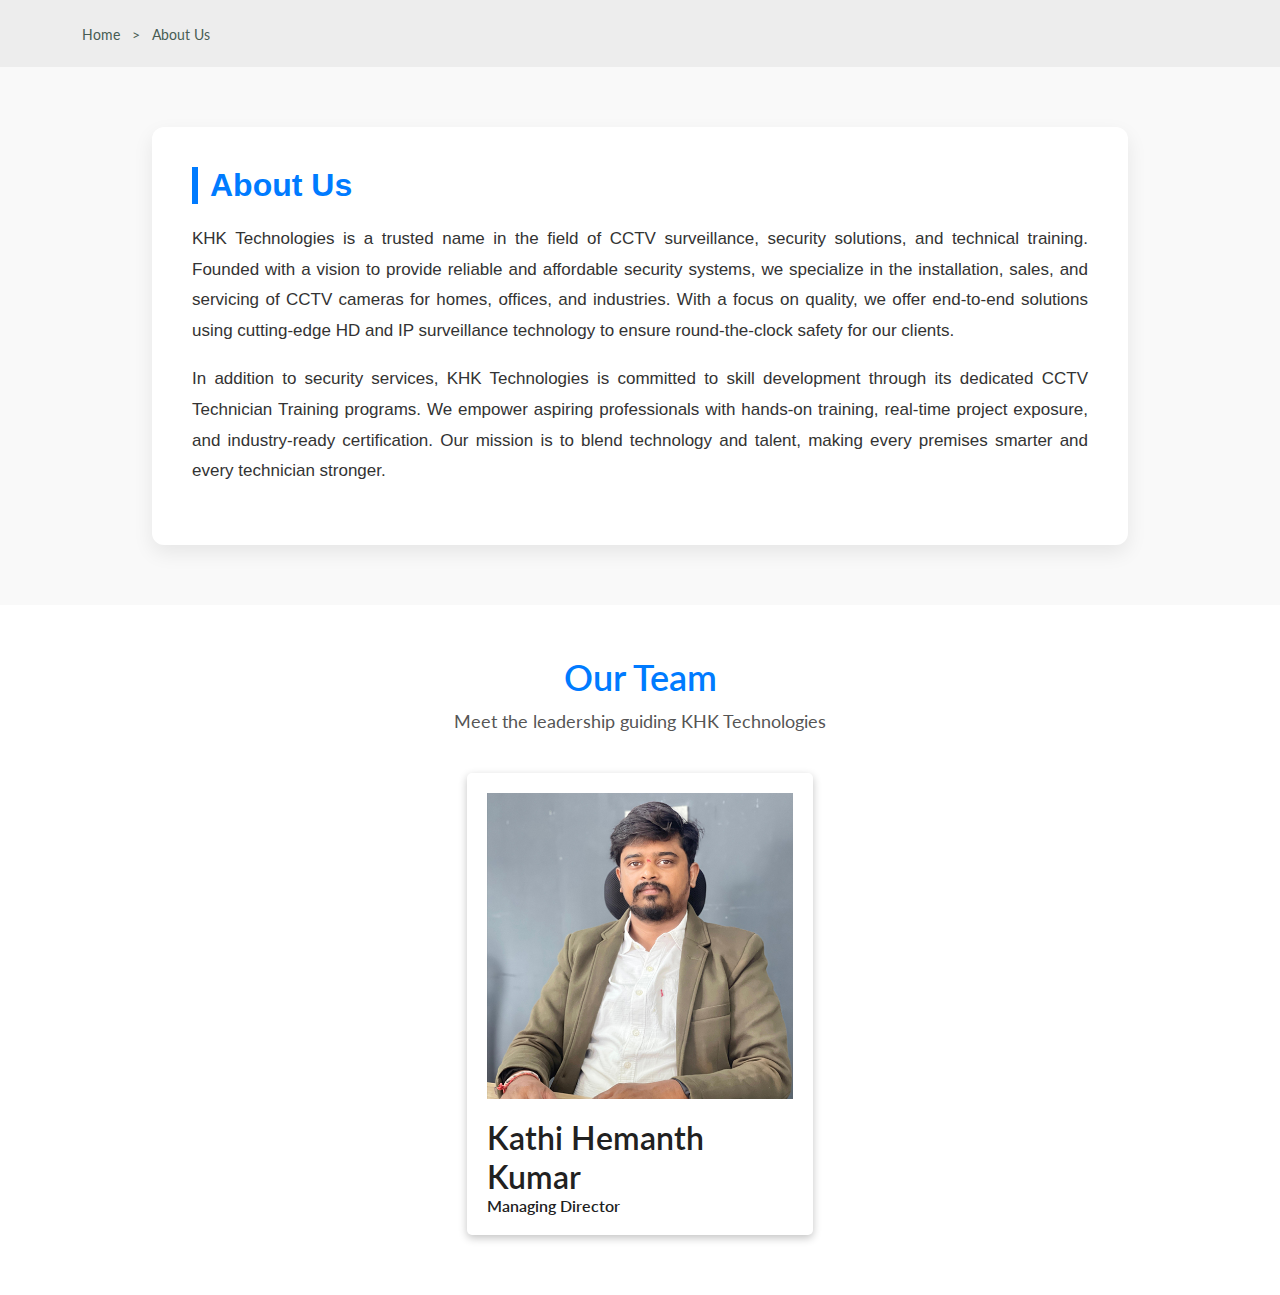
<file: aboutus.html>
<!DOCTYPE html>
<html lang="en">
  <head>
    <meta charset="UTF-8" />
    <meta name="viewport" content="width=device-width, initial-scale=1.0" />

    <!--=============== FLATICON ===============-->
    <link
      rel="stylesheet"
      href="https://cdn-uicons.flaticon.com/2.0.0/uicons-regular-straight/css/uicons-regular-straight.css"
    />

    <!--=============== SWIPER CSS ===============-->
    <link
      rel="stylesheet"
      href="https://cdn.jsdelivr.net/npm/swiper@11/swiper-bundle.min.css"
    />

    <!--=============== CSS ===============-->
    <link rel="stylesheet" href="./assets/css/styles.css" />

    <title>KHK Technologies Pvt Ltd.</title>
    <link rel="icon" href="assets/img/KHK/title.png" type="image/png">
    
  </head>
  <body>
    <!--=============== HEADER ===============-->
      <div id="header"></div>

    <!--=============== MAIN ===============-->
    <main class="main">
      <!--=============== BREADCRUMB ===============-->
      <section class="breadcrumb">
        <ul class="breadcrumb__list flex container">
          <li><a href="index.html" class="breadcrumb__link">Home</a></li>
          <li><span class="breadcrumb__link">></span></li>
          <li><span class="breadcrumb__link">About Us</span></li>
        </ul>
      </section>
  <section class="third">
    <div class="container">
      <div class="left-content">
        <h2>About Us</h2>
        <p> KHK Technologies is a trusted name in the field of CCTV surveillance, security solutions, and technical training. Founded with a vision to provide reliable and affordable security systems, we specialize in the installation, sales, and servicing of CCTV cameras for homes, offices, and industries. With a focus on quality, we offer end-to-end solutions using cutting-edge HD and IP surveillance technology to ensure round-the-clock safety for our clients.</p>
        <p>In addition to security services, KHK Technologies is committed to skill development through its dedicated CCTV Technician Training programs. We empower aspiring professionals with hands-on training, real-time project exposure, and industry-ready certification. Our mission is to blend technology and talent, making every premises smarter and every technician stronger. </p>
      </div>
    </div>    <!-- .container -->
  </section>  <!-- .third -->

  
    <section class="four">
      <div class="section-title">
        <h2>Our Team</h2>
        <p>Meet the leadership guiding KHK Technologies</p>
      </div>
      <div class="container">
        <div class="member">
          <img src="/assets/img/KHK/image.jpg" alt="photo">
          <br>
          <h3>Kathi Hemanth Kumar</h3>
          <h4>Managing Director</h4>
          <p></p>
        </div> 
      </div>     
    </section> 


    <!--=============== FOOTER ===============-->
      <div id="footer"></div>

    <!--=============== SWIPER JS ===============-->
    <script src="https://cdn.jsdelivr.net/npm/swiper@11/swiper-bundle.min.js"></script>

    <!--=============== MAIN JS ===============-->
    <script src="assets/js/main.js"></script>
  </body>
</html>
</file>
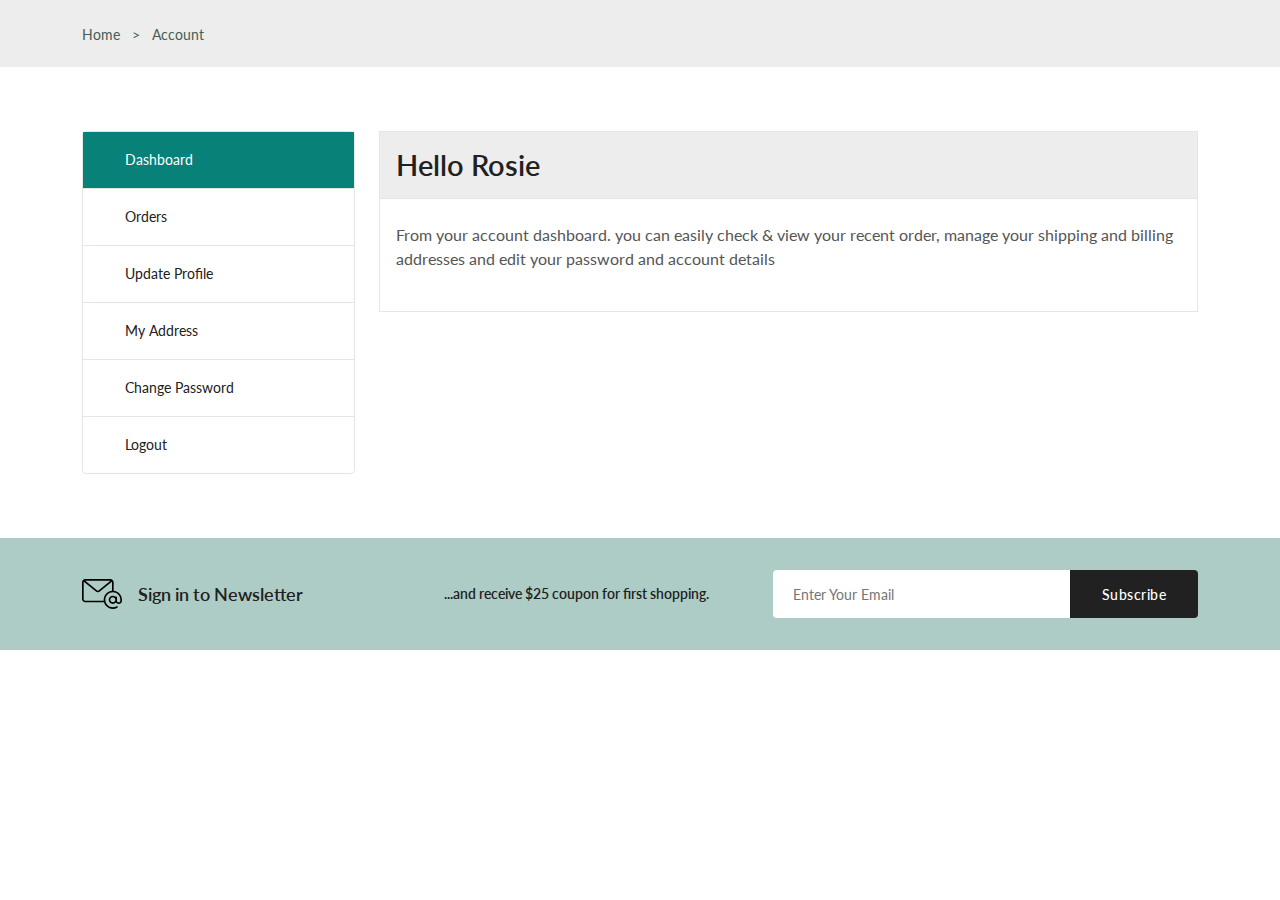
<file: accounts.html>
<!DOCTYPE html>
<html lang="en">
  <head>
    <meta charset="UTF-8" />
    <meta name="viewport" content="width=device-width, initial-scale=1.0" />

    <!--=============== FLATICON ===============-->
    <link
      rel="stylesheet"
      href="https://cdn-uicons.flaticon.com/2.0.0/uicons-regular-straight/css/uicons-regular-straight.css"
    />

    <!--=============== SWIPER CSS ===============-->
    <link
      rel="stylesheet"
      href="https://cdn.jsdelivr.net/npm/swiper@11/swiper-bundle.min.css"
    />

    <!--=============== CSS ===============-->
    <link rel="stylesheet" href="./assets/css/styles.css" />

    <title>KHK Technologies Pvt Ltd.</title>
    <link rel="icon" href="assets/img/KHK/title.png" type="image/png">
    
  </head>
  <body>
    <!--=============== HEADER ===============-->
      <div id="header"></div>

    <!--=============== MAIN ===============-->
    <main class="main">
      <!--=============== BREADCRUMB ===============-->
      <section class="breadcrumb">
        <ul class="breadcrumb__list flex container">
          <li><a href="index.html" class="breadcrumb__link">Home</a></li>
          <li><span class="breadcrumb__link">></span></li>
          <li><span class="breadcrumb__link">Account</span></li>
        </ul>
      </section>

      <!--=============== ACCOUNTS ===============-->
      <section class="accounts section--lg">
        <div class="accounts__container container grid">
          <div class="account__tabs">
            <p class="account__tab active-tab" data-target="#dashboard">
              <i class="fi fi-rs-settings-sliders"></i> Dashboard
            </p>
            <p class="account__tab" data-target="#orders">
              <i class="fi fi-rs-shopping-bag"></i> Orders
            </p>
            <p class="account__tab" data-target="#update-profile">
              <i class="fi fi-rs-user"></i> Update Profile
            </p>
            <p class="account__tab" data-target="#address">
              <i class="fi fi-rs-marker"></i> My Address
            </p>
            <p class="account__tab" data-target="#change-password">
              <i class="fi fi-rs-settings-sliders"></i> Change Password
            </p>
            <p class="account__tab"><i class="fi fi-rs-exit"></i> Logout</p>
          </div>
          <div class="tabs__content">
            <div class="tab__content active-tab" content id="dashboard">
              <h3 class="tab__header">Hello Rosie</h3>
              <div class="tab__body">
                <p class="tab__description">
                  From your account dashboard. you can easily check & view your
                  recent order, manage your shipping and billing addresses and
                  edit your password and account details
                </p>
              </div>
            </div>
            <div class="tab__content" content id="orders">
              <h3 class="tab__header">Your Orders</h3>
              <div class="tab__body">
                <table class="placed__order-table">
                  <thead>
                    <tr>
                      <th>Orders</th>
                      <th>Date</th>
                      <th>Status</th>
                      <th>Totals</th>
                      <th>Actions</th>
                    </tr>
                  </thead>
                  <tbody>
                    <tr>
                      <td>#1357</td>
                      <td>March 19, 2022</td>
                      <td>Processing</td>
                      <td>$125.00</td>
                      <td><a href="#" class="view__order">View</a></td>
                    </tr>
                    <tr>
                      <td>#2468</td>
                      <td>June 29, 2022</td>
                      <td>Completed</td>
                      <td>$364.00</td>
                      <td><a href="#" class="view__order">View</a></td>
                    </tr>
                    <tr>
                      <td>#2366</td>
                      <td>August 02, 2022</td>
                      <td>Completed</td>
                      <td>$280.00</td>
                      <td><a href="#" class="view__order">View</a></td>
                    </tr>
                  </tbody>
                </table>
              </div>
            </div>
            <div class="tab__content" content id="update-profile">
              <h3 class="tab__header">Update Profile</h3>
              <div class="tab__body">
                <form class="form grid">
                  <input
                    type="text"
                    placeholder="Username"
                    class="form__input"
                  />
                  <div class="form__btn">
                    <button class="btn btn--md">Save</button>
                  </div>
                </form>
              </div>
            </div>
            <div class="tab__content" content id="address">
              <h3 class="tab__header">Shipping Address</h3>
              <div class="tab__body">
                <address class="address">
                  3522 Interstate <br />
                  75 Business Spur, <br />
                  Sault Ste. <br />
                  Marie, Mi 49783
                </address>
                <p class="city">New York</p>
                <a href="#" class="edit">Edit</a>
              </div>
            </div>
            <div class="tab__content" content id="change-password">
              <h3 class="tab__header">Change Password</h3>
              <div class="tab__body">
                <form class="form grid">
                  <input
                    type="password"
                    placeholder="Current Password"
                    class="form__input"
                  />
                  <input
                    type="password"
                    placeholder="New Password"
                    class="form__input"
                  />
                  <input
                    type="password"
                    placeholder="Confirm Password"
                    class="form__input"
                  />
                  <div class="form__btn">
                    <button class="btn btn--md">Save</button>
                  </div>
                </form>
              </div>
            </div>
          </div>
        </div>
      </section>

      <!--=============== NEWSLETTER ===============-->
      <section class="newsletter section">
        <div class="newsletter__container container grid">
          <h3 class="newsletter__title flex">
            <img
              src="./assets/img/icon-email.svg"
              alt=""
              class="newsletter__icon"
            />
            Sign in to Newsletter
          </h3>
          <p class="newsletter__description">
            ...and receive $25 coupon for first shopping.
          </p>
          <form action="" class="newsletter__form">
            <input
              type="text"
              placeholder="Enter Your Email"
              class="newsletter__input"
            />
            <button type="submit" class="newsletter__btn">Subscribe</button>
          </form>
        </div>
      </section>
    </main>

    <!--=============== FOOTER ===============-->
      <div id="footer"></div>

    <!--=============== SWIPER JS ===============-->
    <script src="https://cdn.jsdelivr.net/npm/swiper@11/swiper-bundle.min.js"></script>

    <!--=============== MAIN JS ===============-->
    <script src="assets/js/main.js"></script>
  </body>
</html>
</file>
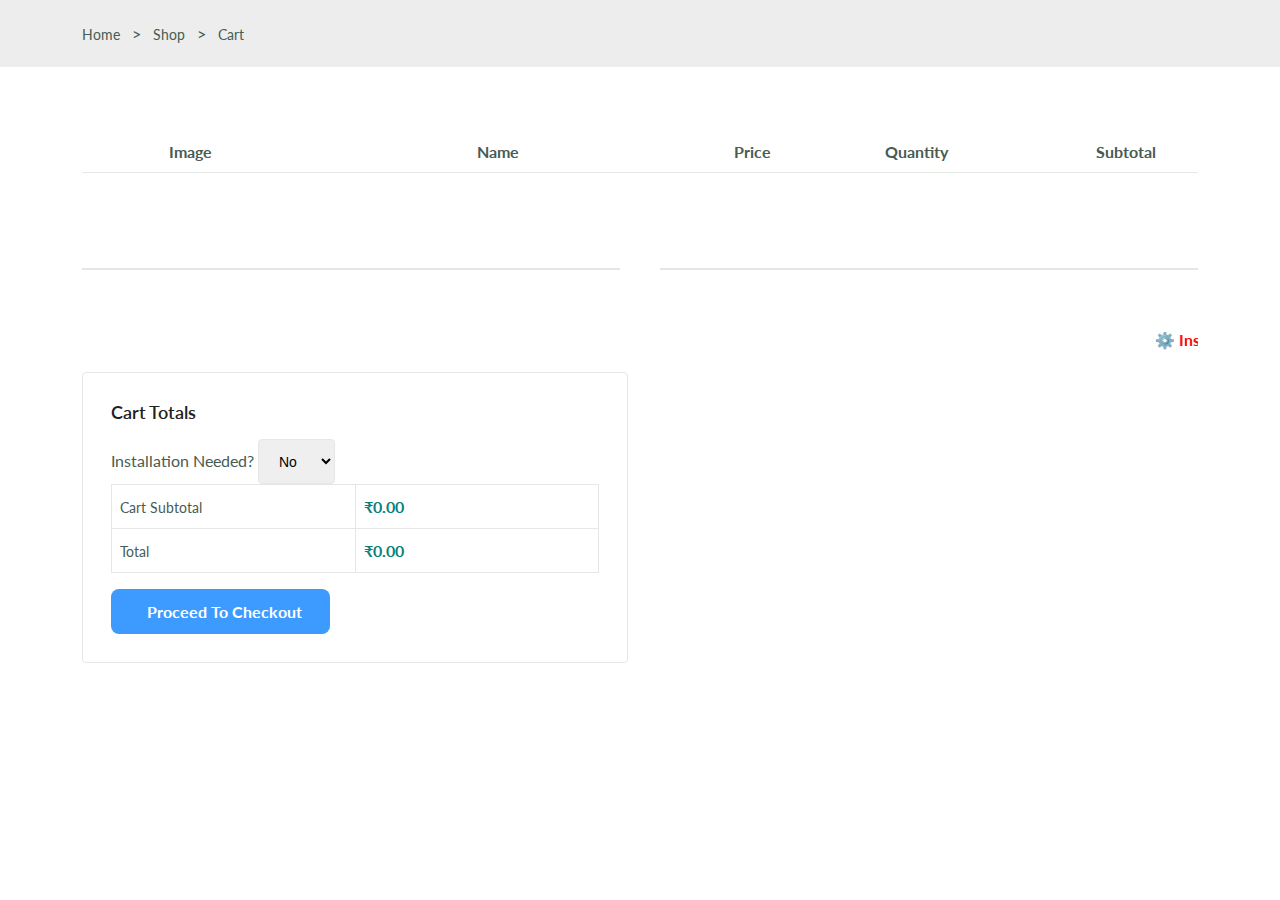
<file: cart.html>
<!DOCTYPE html>
<html lang="en">
  <head>
    <meta charset="UTF-8" />
    <meta name="viewport" content="width=device-width, initial-scale=1.0" />

    <!--=============== FLATICON ===============-->
    <link
      rel="stylesheet"
      href="https://cdn-uicons.flaticon.com/2.0.0/uicons-regular-straight/css/uicons-regular-straight.css"
    />

    <!--=============== SWIPER CSS ===============-->
    <link
      rel="stylesheet"
      href="https://cdn.jsdelivr.net/npm/swiper@11/swiper-bundle.min.css"
    />

    <!--=============== CSS ===============-->
    <link rel="stylesheet" href="./assets/css/styles.css" />

    <title>KHK Technologies Pvt Ltd.</title>
    <link rel="icon" href="assets/img/KHK/title.png" type="image/png">
    
  </head>
  <body>
    <!--=============== HEADER ===============-->
      <div id="header"></div>
    <!--=============== MAIN ===============-->
    <main class="main">
      <!--=============== BREADCRUMB ===============-->
      <section class="breadcrumb">
        <ul class="breadcrumb__list flex container">
          <li><a href="index.html" class="breadcrumb__link">Home</a></li>
          <li><span class="breadcrumb__link"></span>></li>
          <li><span class="breadcrumb__link">Shop</span></li>
          <li><span class="breadcrumb__link"></span>></li>
          <li><span class="breadcrumb__link">Cart</span></li>
        </ul>
      </section>

      <!--=============== CART ===============-->


      <section class="cart section--lg container">
        <div class="table__container">
          <table class="table">
            <thead>
              <tr>
                <th>Image</th>
                <th>Name</th>
                <th>Price</th>
                <th>Quantity</th>
                <th>Subtotal</th>
                <th>Rename</th>
              </tr>
            </thead>
            <tbody></tbody>

          </table>
        </div> 

        <!-- <div class="cart__actions">
          <a href="#" class="btn flex btn__md">
            <i class="fi-rs-shuffle"></i> Update Cart
          </a>
          <a href="#" class="btn flex btn__md">
            <i class="fi-rs-shopping-bag"></i> Continue Shopping
          </a>
        </div> -->

        <div class="divider">
          <i class="fi fi-rs-fingerprint"></i>
        </div>
<marquee behavior="scroll" direction="left" scrollamount="5" style="color: red; font-weight: bold;">
⚙️ Installation Charges Applicable: ₹400 per Camera | Choose "Yes" to include installation in your order summary. | Fast & Secure Service at Your Doorstep!
</marquee>

<br> <br>

        <div class="cart__group grid">
          <div>
          <div class="cart__total">
            <h3 class="section__title">Cart Totals</h3>

            <div class="installation-option">
              <label for="installationSelect">Installation Needed?</label>
              <select id="installationSelect" class="form__input">
                <option value="no">No</option>
                <option value="yes">Yes</option>
              </select>
            </div>

            <table class="cart__total-table">
              <tr>
                <td><span class="cart__total-title">Cart Subtotal</span></td>
                <td><span class="cart__total-price" id="subtotal">₹0.00</span></td>
              </tr>
              <tr id="installRow" style="display: none;">
                <td><span class="cart__total-title">Installation Charges</span></td>
                <td><span class="cart__total-price" id="installCharge">₹0.00</span></td>
              </tr>
              <tr>
                <td><span class="cart__total-title">Total</span></td>
                <td><span class="cart__total-price" id="total">₹0.00</span></td>
              </tr>
            </table>

            <a href="checkout.html" class="btn flex btn--md">
              <i class="fi fi-rs-box-alt"></i> Proceed To Checkout
            </a>
          </div>
        </div>
      </section>


    </main>

    <!--=============== FOOTER ===============-->
      <div id="footer"></div>

    <!--=============== SWIPER JS ===============-->
    <script src="https://cdn.jsdelivr.net/npm/swiper@11/swiper-bundle.min.js"></script>

    <!--=============== MAIN JS ===============-->
    <script src="assets/js/main.js"></script>

    
    <script>
      window.addEventListener("DOMContentLoaded", () => {
        const tbody = document.querySelector(".table tbody");
        const installationSelect = document.getElementById("installationSelect");
        const installRow = document.getElementById("installRow");
        const installCharge = document.getElementById("installCharge");
        const totalDisplay = document.getElementById("total");
        const subtotalDisplay = document.getElementById("subtotal");

        const installationPerCamera = 400;
        const cart = JSON.parse(localStorage.getItem("cart")) || [];

        function getNumberOfCameras() {
          let totalCameras = 0;
          document.querySelectorAll(".table tbody tr").forEach((row) => {
            const name = row.querySelector(".table__title").textContent.toLowerCase();
            const qty = parseInt(row.querySelector(".quantity").value) || 0;
            if (name.includes("camera")) {
              totalCameras += qty;
            }
          });
          return totalCameras;
        }

        function calculateTotals() {
          let subtotal = 0;

          document.querySelectorAll(".table tbody tr").forEach((row) => {
            const price = parseFloat(row.querySelector(".table__price").textContent.replace("₹", "")) || 0;
            const qty = parseInt(row.querySelector(".quantity").value) || 1;
            const rowTotal = price * qty;
            row.querySelector(".subtotal").textContent = `₹${rowTotal.toFixed(2)}`;
            subtotal += rowTotal;
          });

          const cameraCount = getNumberOfCameras();
          const installCost = (installationSelect.value === "yes") ? cameraCount * installationPerCamera : 0;

          if (installCost > 0) {
            installRow.style.display = "table-row";
          } else {
            installRow.style.display = "none";
          }

          installCharge.textContent = `₹${installCost.toFixed(2)}`;
          subtotalDisplay.textContent = `₹${subtotal.toFixed(2)}`;
          totalDisplay.textContent = `₹${(subtotal + installCost).toFixed(2)}`;
        }

        function renderCart() {
          tbody.innerHTML = "";
          cart.forEach((item, index) => {
            const tr = document.createElement("tr");
            tr.innerHTML = `
              <td><img src="${item.image}" class="table__img" /></td>
              <td><h3 class="table__title">${item.name}</h3></td>
              <td><span class="table__price">₹${item.price}</span></td>
              <td><input type="number" value="${item.quantity || 1}" min="1" class="quantity" data-index="${index}" /></td>
              <td><span class="subtotal">₹${item.price}</span></td>
              <td><i class="fi fi-rs-trash table__trash" data-index="${index}"></i></td>
            `;
            tbody.appendChild(tr);
          });

          addEventListeners();
          calculateTotals();
        }

        function addEventListeners() {
          document.querySelectorAll(".quantity").forEach((input) => {
            input.addEventListener("change", () => {
              if (parseInt(input.value) < 1) input.value = 1;
              const index = input.dataset.index;
              cart[index].quantity = parseInt(input.value);
              localStorage.setItem("cart", JSON.stringify(cart)); // ✅ Save the new quantity
              calculateTotals();
            });
          });

          document.querySelectorAll(".table__trash").forEach((icon) => {
            icon.addEventListener("click", () => {
              const index = icon.dataset.index;
              cart.splice(index, 1);
              localStorage.setItem("cart", JSON.stringify(cart));
              renderCart();
            });
          });

          installationSelect.addEventListener("change", calculateTotals);
        }

        renderCart();
      });
    </script>





  </body>
</html>
</file>
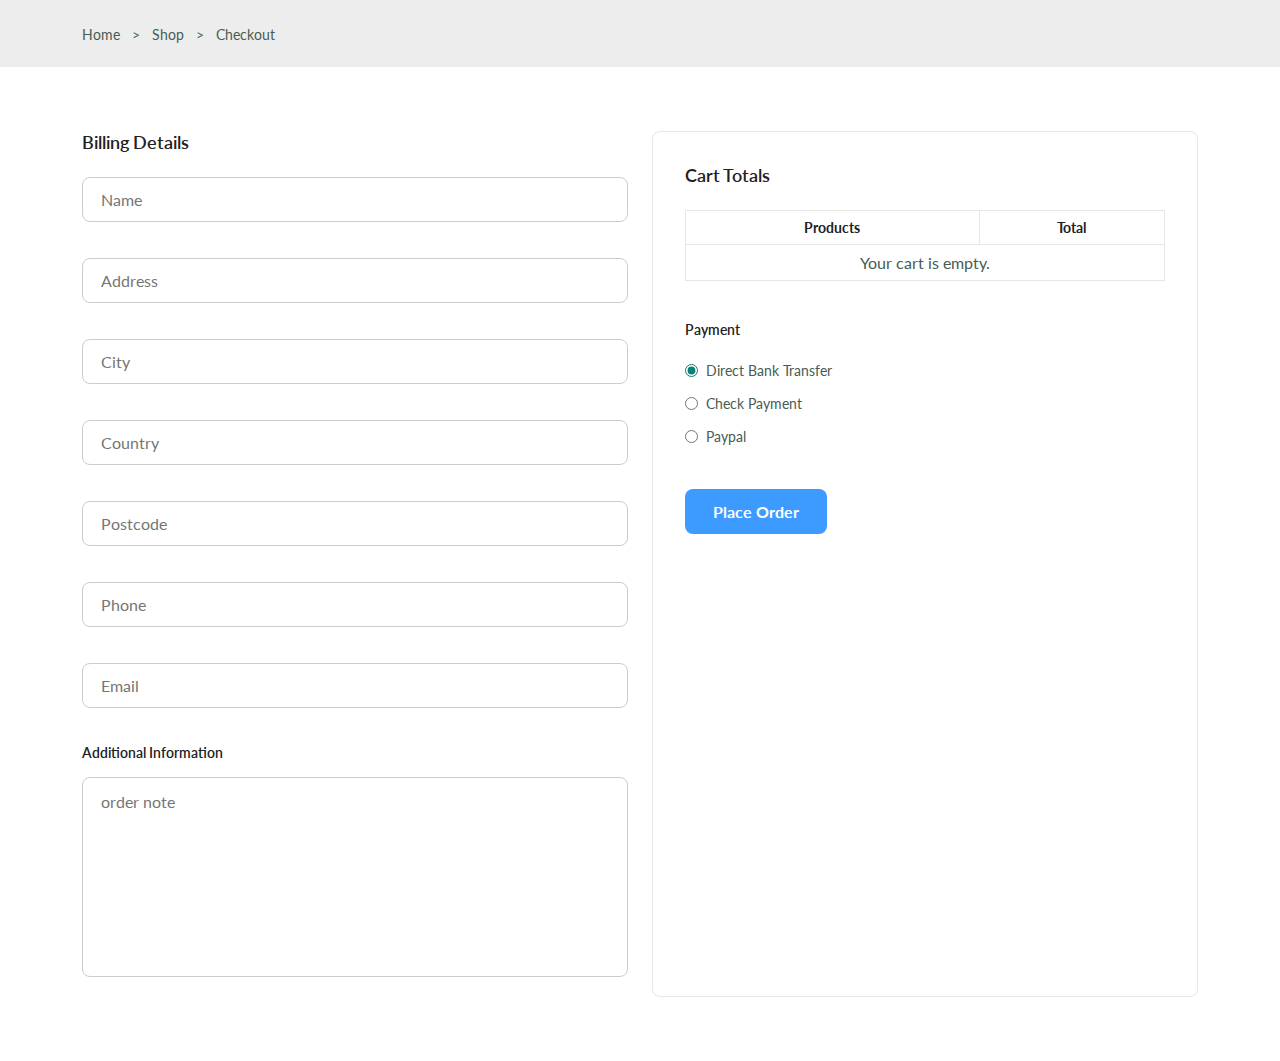
<file: checkout.html>
<!DOCTYPE html>
<html lang="en">
  <head>
    <meta charset="UTF-8" />
    <meta name="viewport" content="width=device-width, initial-scale=1.0" />
    <link rel="stylesheet" href="https://cdn-uicons.flaticon.com/2.0.0/uicons-regular-straight/css/uicons-regular-straight.css" />
    <link rel="stylesheet" href="https://cdn.jsdelivr.net/npm/swiper@11/swiper-bundle.min.css" />
    <link rel="stylesheet" href="./assets/css/styles.css" />

    <title>KHK Technologies Pvt Ltd.</title>
    <link rel="icon" href="assets/img/KHK/title.png" type="image/png">
    
  </head>
  <body>
 <div id="header"></div>

    <!-- Header code unchanged -->
    <!-- Main -->
    <main class="main">
      <section class="breadcrumb">
        <ul class="breadcrumb__list flex container">
          <li><a href="index.html" class="breadcrumb__link">Home</a></li>
          <li><span class="breadcrumb__link">></span></li>
          <li><span class="breadcrumb__link">Shop</span></li>
          <li><span class="breadcrumb__link">></span></li>
          <li><span class="breadcrumb__link">Checkout</span></li>
        </ul>
      </section>

      <section class="checkout section--lg">
        <div class="checkout__container container grid">
          <div class="checkout__group">
            <h3 class="section__title">Billing Details</h3>
            <form class="form grid">
              <input type="text" placeholder="Name" class="form__input" />
              <input type="text" placeholder="Address" class="form__input" />
              <input type="text" placeholder="City" class="form__input" />
              <input type="text" placeholder="Country" class="form__input" />
              <input type="text" placeholder="Postcode" class="form__input" />
              <input type="text" placeholder="Phone" class="form__input" />
              <input type="email" placeholder="Email" class="form__input" />
              <h3 class="checkout__title">Additional Information</h3>
              <textarea placeholder="order note" class="form__input textarea"></textarea>
            </form>
          </div>

          <div class="checkout__group">
            <h3 class="section__title">Cart Totals</h3>
            <table class="order__table">
              <thead>
                <tr>
                  <th colspan="2">Products</th>
                  <th>Total</th>
                </tr>
              </thead>
              <tbody id="checkout-cart-body">
                <!-- Cart items will be injected here -->
              </tbody>
            </table>
            <div class="payment__methods">
              <h3 class="checkout__title payment__title">Payment</h3>
              <div class="payment__option flex">
                <input type="radio" name="radio" id="l1" checked class="payment__input" />
                <label for="l1" class="payment__label">Direct Bank Transfer</label>
              </div>
              <div class="payment__option flex">
                <input type="radio" name="radio" id="l2" class="payment__input" />
                <label for="l2" class="payment__label">Check Payment</label>
              </div>
              <div class="payment__option flex">
                <input type="radio" name="radio" id="l3" class="payment__input" />
                <label for="l3" class="payment__label">Paypal</label>
              </div>
            </div>
            <button class="btn btn--md" onclick="placeOrder()">Place Order</button>
          </div>
        </div>
      </section>
    </main>
 <div id="footer"></div>
    <!-- Footer code unchanged -->

    <script src="https://cdn.jsdelivr.net/npm/swiper@11/swiper-bundle.min.js"></script>
    <script src="assets/js/main.js"></script>
    <script>
      const cart = JSON.parse(localStorage.getItem('cart')) || [];
      const tbody = document.getElementById('checkout-cart-body');
      let subtotal = 0;

      if (cart.length === 0) {
        tbody.innerHTML = `<tr><td colspan="3">Your cart is empty.</td></tr>`;
      } else {
        cart.forEach(item => {
          const total = item.price * item.quantity;
          subtotal += total;

          tbody.innerHTML += `
            <tr>
              <td><img src="${item.image}" class="order__img" alt=""></td>
              <td>
                <h3 class="table__title">${item.name}</h3>
                <p class="table__quantity">x ${item.quantity}</p>
              </td>
              <td><span class="table__price">₹${total}</span></td>
            </tr>
          `;
        });

        tbody.innerHTML += `
          <tr><td><span class="order__subtitle">Subtotal</span></td><td colspan="2"><span class="table__price">₹${subtotal}</span></td></tr>
          <tr><td><span class="order__subtitle">Shipping</span></td><td colspan="2"><span class="table__price">Free Shipping</span></td></tr>
          <tr><td><span class="order__subtitle">Total</span></td><td colspan="2"><span class="order__grand-total">₹${subtotal}</span></td></tr>
        `;
      }

      function placeOrder() {
        localStorage.removeItem('cart');
        alert("Order placed successfully!");
        window.location.href = "shop.html";
      }
    </script>
  </body>
</html>
</file>
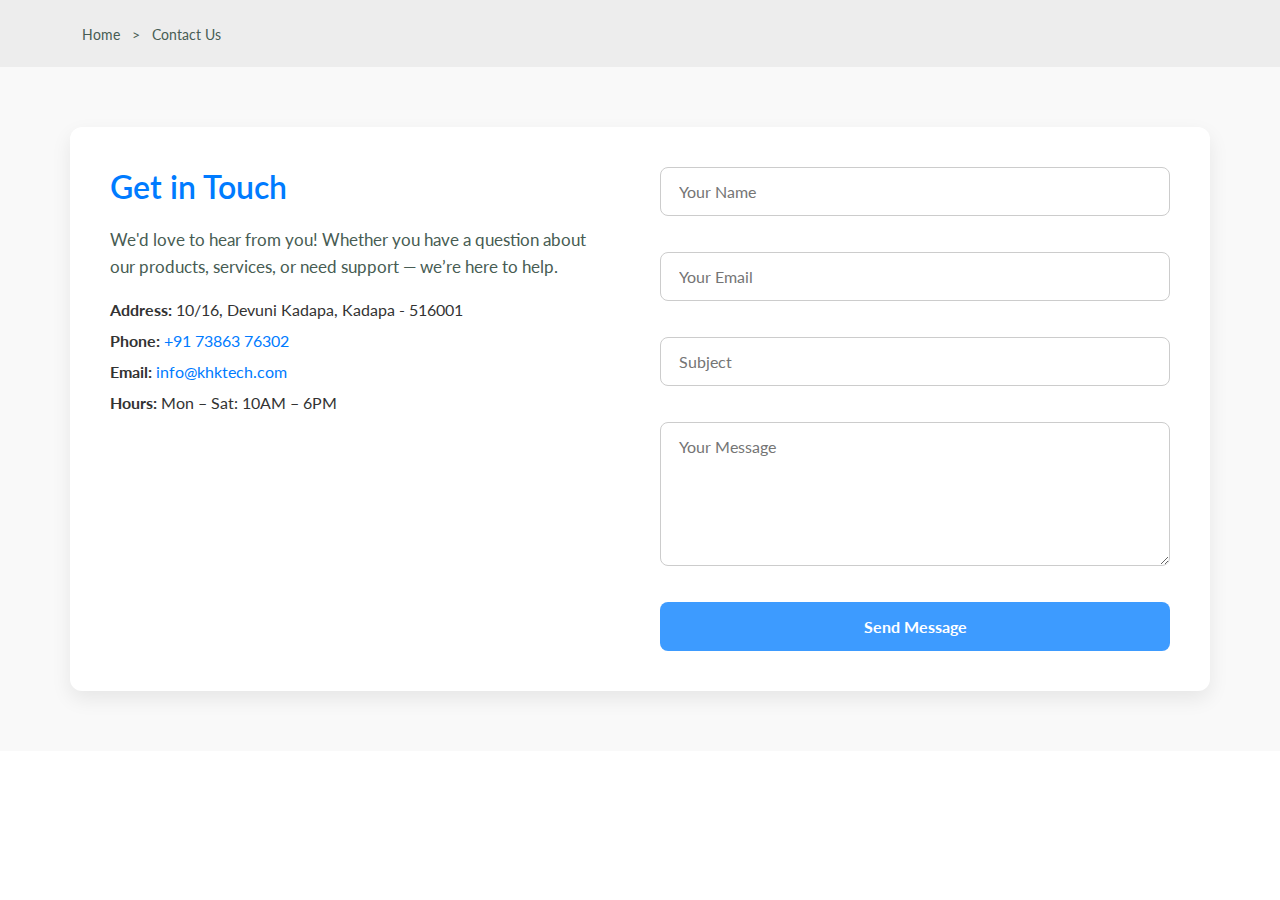
<file: contactus.html>
<!DOCTYPE html>
<html lang="en">
  <head>
    <meta charset="UTF-8" />
    <meta name="viewport" content="width=device-width, initial-scale=1.0" />

    <!--=============== FLATICON ===============-->
    <link
      rel="stylesheet"
      href="https://cdn-uicons.flaticon.com/2.0.0/uicons-regular-straight/css/uicons-regular-straight.css"
    />

    <!--=============== SWIPER CSS ===============-->
    <link
      rel="stylesheet"
      href="https://cdn.jsdelivr.net/npm/swiper@11/swiper-bundle.min.css"
    />

    <!--=============== CSS ===============-->
    <link rel="stylesheet" href="./assets/css/styles.css" />

    <title>KHK Technologies Pvt Ltd.</title>
    <link rel="icon" href="assets/img/KHK/title.png" type="image/png">
    
  </head>
  <body>
    <!--=============== HEADER ===============-->
 <div id="header"></div>

    <!--=============== MAIN ===============-->
    <main class="main">
      <!--=============== BREADCRUMB ===============-->
      <section class="breadcrumb">
        <ul class="breadcrumb__list flex container">
          <li><a href="index.html" class="breadcrumb__link">Home</a></li>
          <li><span class="breadcrumb__link">></span></li>
          <li><span class="breadcrumb__link">Contact Us</span></li>
        </ul>
      </section>


<section class="contact section">
  <div class="contact__container container grid">
    <div class="contact__info">
      <h2 class="section__title">Get in Touch</h2>
      <p class="contact__description">
        We'd love to hear from you! Whether you have a question about our products, services, or need support — we’re here to help.
      </p>
      <ul class="contact__details">
        <li><strong>Address:</strong> 10/16, Devuni Kadapa, Kadapa - 516001</li>
        <li><strong>Phone:</strong> <a href="tel:+917386376302">+91 73863 76302</a></li>
        <li><strong>Email:</strong> <a href="mailto:info@khktech.com">info@khktech.com</a></li>
        <li><strong>Hours:</strong> Mon – Sat: 10AM – 6PM</li>
      </ul>
    </div>

    <div class="contact__form">
      <!-- ✅ Formbold Integration -->
      <form action="https://formbold.com/s/3qVxR" method="POST" class="form">
        <input type="text" name="name" placeholder="Your Name" required />
        <input type="email" name="email" placeholder="Your Email" required />
        <input type="text" name="subject" placeholder="Subject" required />
        <textarea name="message" placeholder="Your Message" rows="6" required></textarea>
        <button type="submit" class="btn">Send Message</button>
      </form>
    </div>
  </div>
</section>





    <!--=============== FOOTER ===============-->
      <div id="footer"></div>

    <!--=============== SWIPER JS ===============-->
    <script src="https://cdn.jsdelivr.net/npm/swiper@11/swiper-bundle.min.js"></script>

    <!--=============== MAIN JS ===============-->
    <script src="assets/js/main.js"></script>
  </body>
</html>
</file>
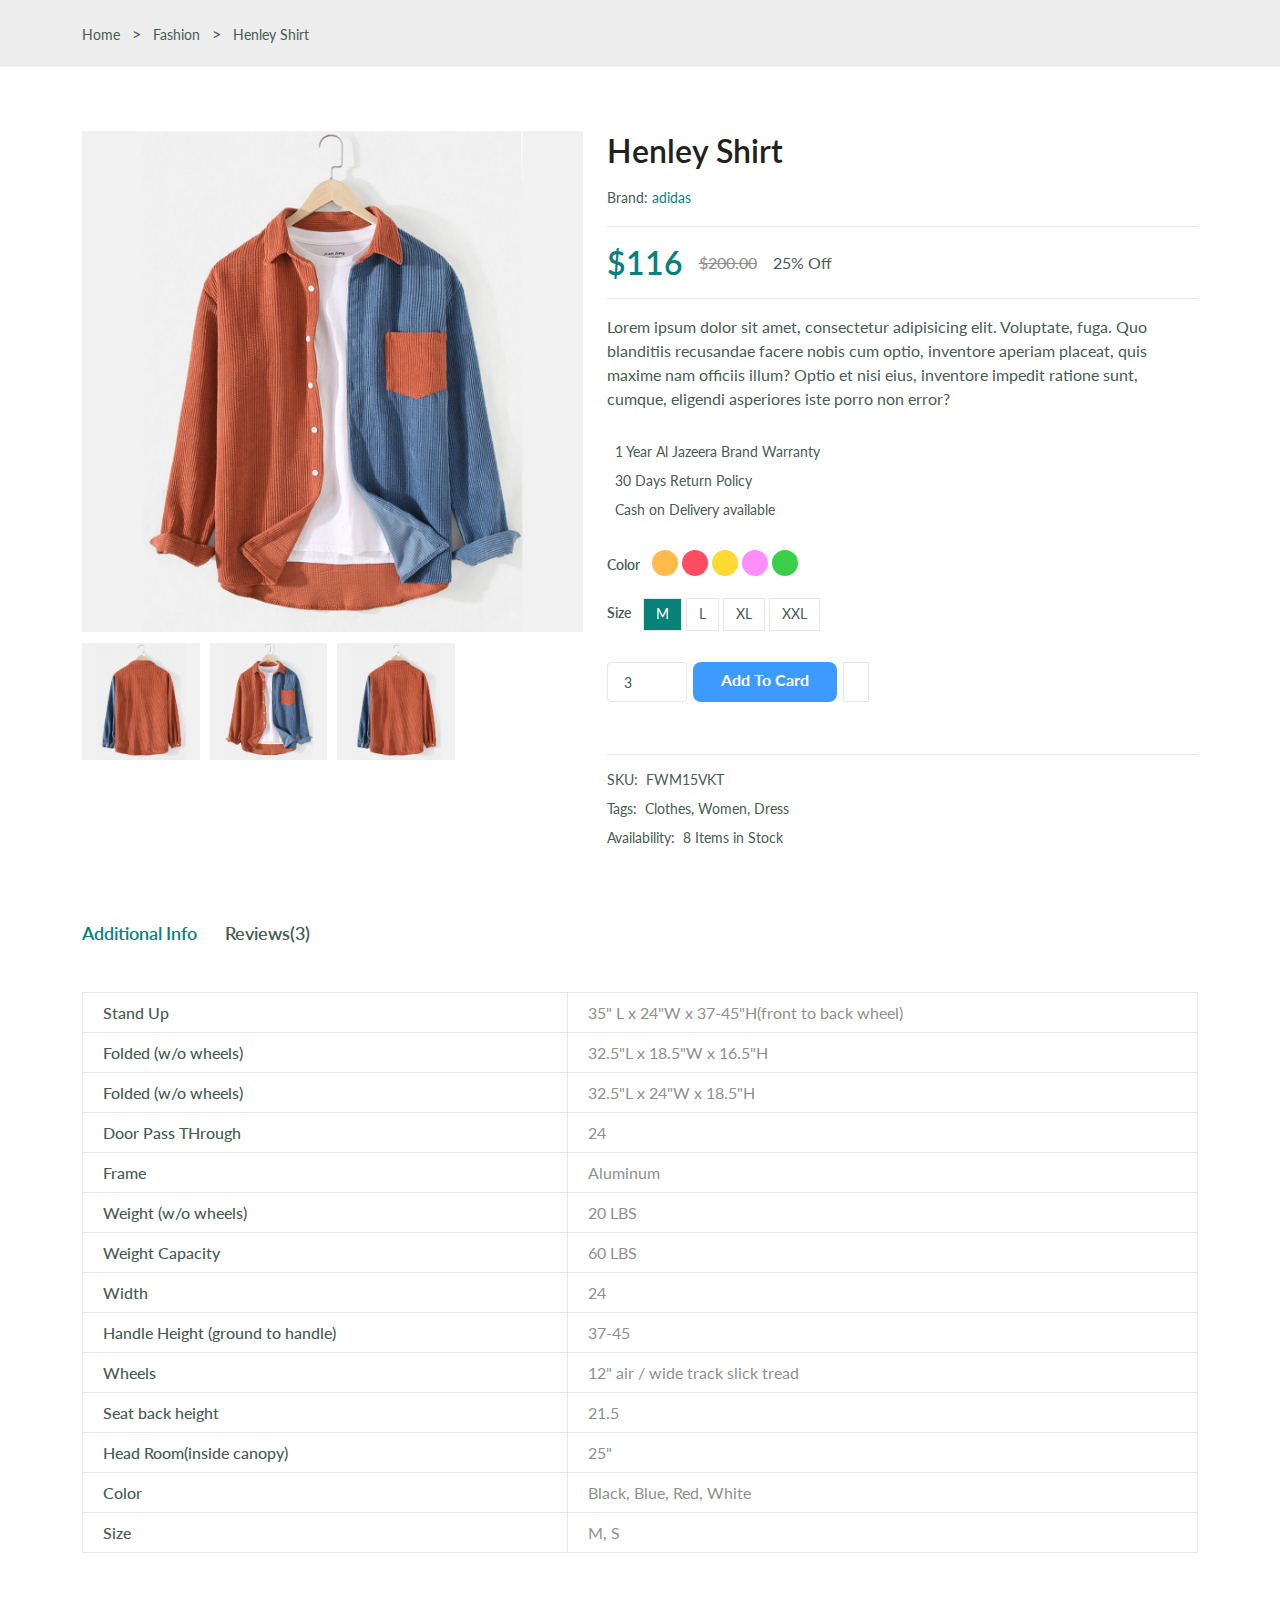
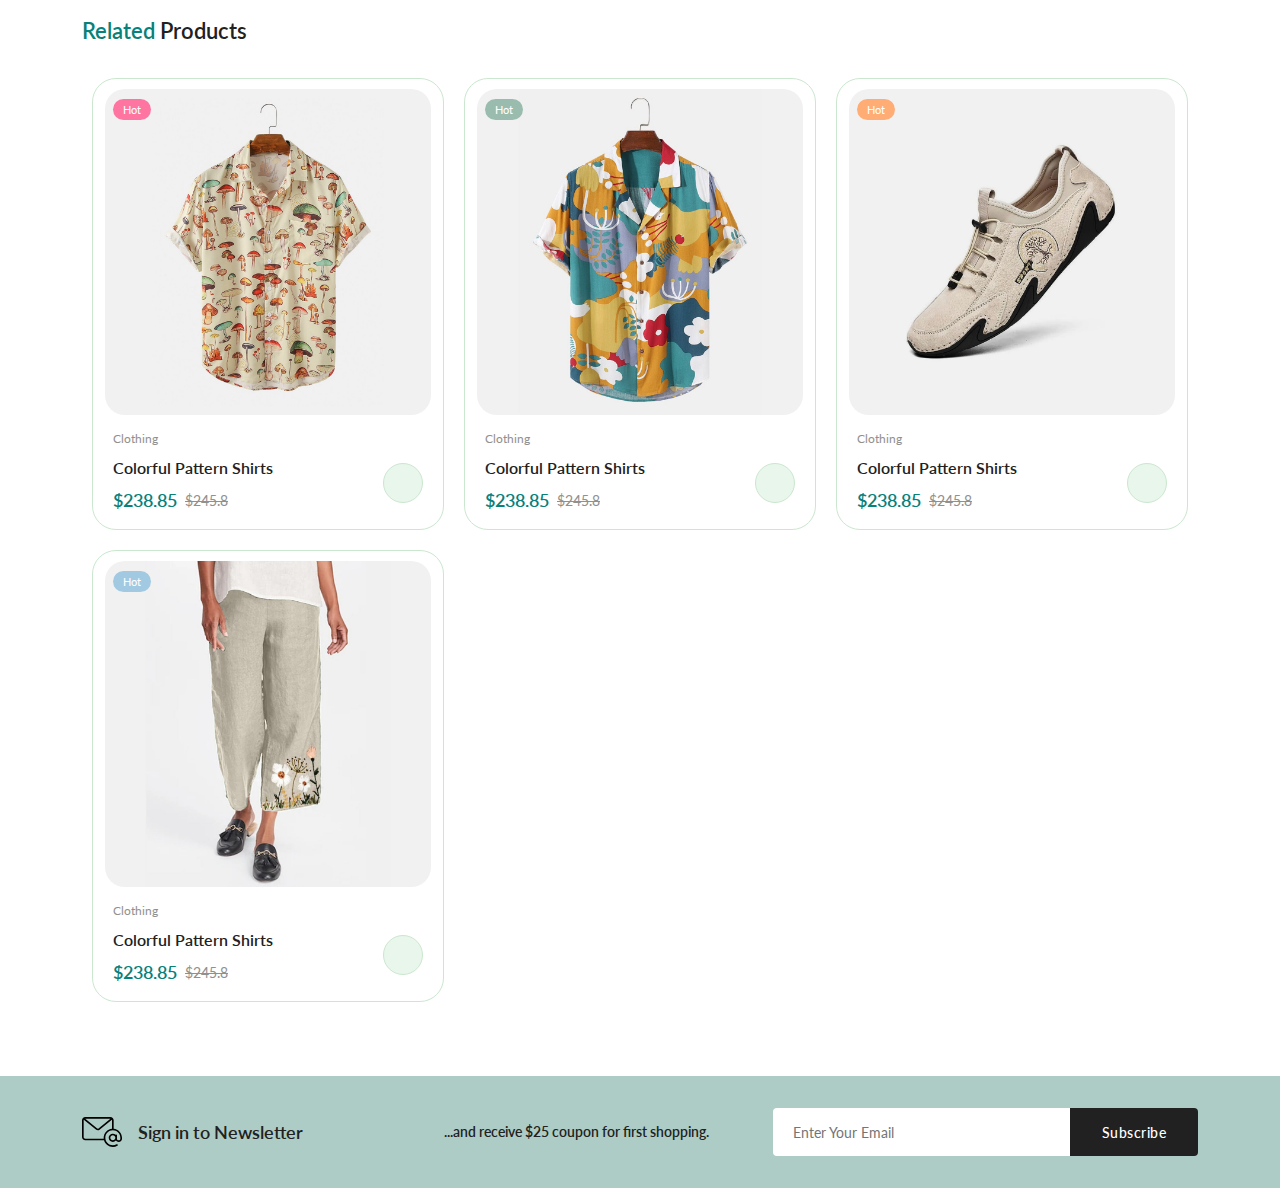
<file: details.html>
<!DOCTYPE html>
<html lang="en">
  <head>
    <meta charset="UTF-8" />
    <meta name="viewport" content="width=device-width, initial-scale=1.0" />

    <!--=============== FLATICON ===============-->
    <link
      rel="stylesheet"
      href="https://cdn-uicons.flaticon.com/2.0.0/uicons-regular-straight/css/uicons-regular-straight.css"
    />

    <!--=============== SWIPER CSS ===============-->
    <link
      rel="stylesheet"
      href="https://cdn.jsdelivr.net/npm/swiper@11/swiper-bundle.min.css"
    />

    <!--=============== CSS ===============-->
    <link rel="stylesheet" href="./assets/css/styles.css" />

    <title>KHK Technologies Pvt Ltd.</title>
    <link rel="icon" href="assets/img/KHK/title.png" type="image/png">
    
  </head>
  <body>
    <!--=============== HEADER ===============-->
      <div id="header"></div>

    <!--=============== MAIN ===============-->
    <main class="main">
      <!--=============== BREADCRUMB ===============-->
      <section class="breadcrumb">
        <ul class="breadcrumb__list flex container">
          <li><a href="index.html" class="breadcrumb__link">Home</a></li>
          <li><span class="breadcrumb__link"></span>></li>
          <li><span class="breadcrumb__link">Fashion</span></li>
          <li><span class="breadcrumb__link"></span>></li>
          <li><span class="breadcrumb__link">Henley Shirt</span></li>
        </ul>
      </section>

      <!--=============== DETAILS ===============-->
      <section class="details section--lg">
        <div class="details__container container grid">
          <div class="details__group">
            <img
              src="./assets/img/product-8-1.jpg"
              alt=""
              class="details__img"
            />
            <div class="details__small-images grid">
              <img
                src="./assets/img/product-8-2.jpg"
                alt=""
                class="details__small-img"
              />
              <img
                src="./assets/img/product-8-1.jpg"
                alt=""
                class="details__small-img"
              />
              <img
                src="./assets/img/product-8-2.jpg"
                alt=""
                class="details__small-img"
              />
            </div>
          </div>
          <div class="details__group">
            <h3 class="details__title">Henley Shirt</h3>
            <p class="details__brand">Brand: <span>adidas</span></p>
            <div class="details__price flex">
              <span class="new__price">$116</span>
              <span class="old__price">$200.00</span>
              <span class="save__price">25% Off</span>
            </div>
            <p class="short__description">
              Lorem ipsum dolor sit amet, consectetur adipisicing elit.
              Voluptate, fuga. Quo blanditiis recusandae facere nobis cum optio,
              inventore aperiam placeat, quis maxime nam officiis illum? Optio
              et nisi eius, inventore impedit ratione sunt, cumque, eligendi
              asperiores iste porro non error?
            </p>
            <ul class="products__list">
              <li class="list__item flex">
                <i class="fi-rs-crown"></i> 1 Year Al Jazeera Brand Warranty
              </li>
              <li class="list__item flex">
                <i class="fi-rs-refresh"></i> 30 Days Return Policy
              </li>
              <li class="list__item flex">
                <i class="fi-rs-credit-card"></i> Cash on Delivery available
              </li>
            </ul>
            <div class="details__color flex">
              <span class="details__color-title">Color</span>
              <ul class="color__list">
                <li>
                  <a
                    href="#"
                    class="color__link"
                    style="background-color: hsl(37, 100%, 65%)"
                  ></a>
                </li>
                <li>
                  <a
                    href="#"
                    class="color__link"
                    style="background-color: hsl(353, 100%, 65%)"
                  ></a>
                </li>
                <li>
                  <a
                    href="#"
                    class="color__link"
                    style="background-color: hsl(49, 100%, 60%)"
                  ></a>
                </li>
                <li>
                  <a
                    href="#"
                    class="color__link"
                    style="background-color: hsl(304, 100%, 78%)"
                  ></a>
                </li>
                <li>
                  <a
                    href="#"
                    class="color__link"
                    style="background-color: hsl(126, 61%, 52%)"
                  ></a>
                </li>
              </ul>
            </div>
            <div class="details__size flex">
              <span class="details__size-title">Size</span>
              <ul class="size__list">
                <li>
                  <a href="#" class="size__link size-active">M</a>
                </li>
                <li>
                  <a href="#" class="size__link">L</a>
                </li>
                <li>
                  <a href="#" class="size__link">XL</a>
                </li>
                <li>
                  <a href="#" class="size__link">XXL</a>
                </li>
              </ul>
            </div>
            <div class="details__action">
              <input type="number" class="quantity" value="3" />
              <a href="#" class="btn btn--sm">Add To Card</a>
              <a href="#" class="details__action-btn">
                <i class="fi fi-rs-heart"></i>
              </a>
            </div>
            <ul class="details__meta">
              <li class="meta__list flex"><span>SKU:</span>FWM15VKT</li>
              <li class="meta__list flex">
                <span>Tags:</span>Clothes, Women, Dress
              </li>
              <li class="meta__list flex">
                <span>Availability:</span>8 Items in Stock
              </li>
            </ul>
          </div>
        </div>
      </section>

      <!--=============== DETAILS TAB ===============-->
      <section class="details__tab container">
        <div class="detail__tabs">
          <span class="detail__tab active-tab" data-target="#info">
            Additional Info
          </span>
          <span class="detail__tab" data-target="#reviews">Reviews(3)</span>
        </div>
        <div class="details__tabs-content">
          <div class="details__tab-content active-tab" content id="info">
            <table class="info__table">
              <tr>
                <th>Stand Up</th>
                <td>35" L x 24"W x 37-45"H(front to back wheel)</td>
              </tr>
              <tr>
                <th>Folded (w/o wheels)</th>
                <td>32.5"L x 18.5"W x 16.5"H</td>
              </tr>
              <tr>
                <th>Folded (w/o wheels)</th>
                <td>32.5"L x 24"W x 18.5"H</td>
              </tr>
              <tr>
                <th>Door Pass THrough</th>
                <td>24</td>
              </tr>
              <tr>
                <th>Frame</th>
                <td>Aluminum</td>
              </tr>
              <tr>
                <th>Weight (w/o wheels)</th>
                <td>20 LBS</td>
              </tr>
              <tr>
                <th>Weight Capacity</th>
                <td>60 LBS</td>
              </tr>
              <tr>
                <th>Width</th>
                <td>24</td>
              </tr>
              <tr>
                <th>Handle Height (ground to handle)</th>
                <td>37-45</td>
              </tr>
              <tr>
                <th>Wheels</th>
                <td>12" air / wide track slick tread</td>
              </tr>
              <tr>
                <th>Seat back height</th>
                <td>21.5</td>
              </tr>
              <tr>
                <th>Head Room(inside canopy)</th>
                <td>25"</td>
              </tr>
              <tr>
                <th>Color</th>
                <td>Black, Blue, Red, White</td>
              </tr>
              <tr>
                <th>Size</th>
                <td>M, S</td>
              </tr>
            </table>
          </div>
          <div class="details__tab-content" content id="reviews">
            <div class="reviews__container grid">
              <div class="review__single">
                <div>
                  <img
                    src="./assets/img/avatar-1.jpg"
                    alt=""
                    class="review__img"
                  />
                  <h4 class="review__title">Jacky Chan</h4>
                </div>
                <div class="review__data">
                  <div class="review__rating">
                    <i class="fi fi-rs-star"></i>
                    <i class="fi fi-rs-star"></i>
                    <i class="fi fi-rs-star"></i>
                    <i class="fi fi-rs-star"></i>
                    <i class="fi fi-rs-star"></i>
                  </div>
                  <p class="review__description">
                    Thank you, very fast shipping from Poland only 3days.
                  </p>
                  <span class="review__date">December 4, 2022 at 3:12 pm</span>
                </div>
              </div>
              <div class="review__single">
                <div>
                  <img
                    src="./assets/img/avatar-2.jpg"
                    alt=""
                    class="review__img"
                  />
                  <h4 class="review__title">Meriem Js</h4>
                </div>
                <div class="review__data">
                  <div class="review__rating">
                    <i class="fi fi-rs-star"></i>
                    <i class="fi fi-rs-star"></i>
                    <i class="fi fi-rs-star"></i>
                    <i class="fi fi-rs-star"></i>
                    <i class="fi fi-rs-star"></i>
                  </div>
                  <p class="review__description">
                    Great low price and works well
                  </p>
                  <span class="review__date">August 23, 2022 at 19:45 pm</span>
                </div>
              </div>
              <div class="review__single">
                <div>
                  <img
                    src="./assets/img/avatar-3.jpg"
                    alt=""
                    class="review__img"
                  />
                  <h4 class="review__title">Moh Benz</h4>
                </div>
                <div class="review__data">
                  <div class="review__rating">
                    <i class="fi fi-rs-star"></i>
                    <i class="fi fi-rs-star"></i>
                    <i class="fi fi-rs-star"></i>
                    <i class="fi fi-rs-star"></i>
                    <i class="fi fi-rs-star"></i>
                  </div>
                  <p class="review__description">
                    Authentic and beautiful, Love these ways more than ever
                    expected, They are great earphones.
                  </p>
                  <span class="review__date">March 2, 2021 at 10:01 am</span>
                </div>
              </div>
            </div>
            <div class="review__form">
              <h4 class="review__form-title">Add a review</h4>
              <div class="rate__product">
                <i class="fi fi-rs-star"></i>
                <i class="fi fi-rs-star"></i>
                <i class="fi fi-rs-star"></i>
                <i class="fi fi-rs-star"></i>
                <i class="fi fi-rs-star"></i>
              </div>
              <form action="" class="form grid">
                <textarea
                  class="form__input textarea"
                  placeholder="Write Comment"
                ></textarea>
                <div class="form__group grid">
                  <input type="text" placeholder="Name" class="form__input">
                  <input type="email" placeholder="Email" class="form__input">
                </div>
                <div class="form__btn">
                  <button class="btn">Submit Review</button>
                </div>
              </form>
            </div>
          </div>
        </div>
      </section>

      <!--=============== PRODUCTS ===============-->
      <section class="products container section--lg">
        <h3 class="section__title"><span>Related</span> Products</h3>
        <div class="products__container grid">
          <div class="product__item">
            <div class="product__banner">
              <a href="details.html" class="product__images">
                <img
                  src="assets/img/product-1-1.jpg"
                  alt=""
                  class="product__img default"
                />
                <img
                  src="assets/img/product-1-2.jpg"
                  alt=""
                  class="product__img hover"
                />
              </a>
              <div class="product__actions">
                <a href="#" class="action__btn" aria-label="Quick View">
                  <i class="fi fi-rs-eye"></i>
                </a>
                <a
                  href="#"
                  class="action__btn"
                  aria-label="Add to Wishlist"
                >
                  <i class="fi fi-rs-heart"></i>
                </a>
                <a href="#" class="action__btn" aria-label="Compare">
                  <i class="fi fi-rs-shuffle"></i>
                </a>
              </div>
              <div class="product__badge light-pink">Hot</div>
            </div>
            <div class="product__content">
              <span class="product__category">Clothing</span>
              <a href="details.html">
                <h3 class="product__title">Colorful Pattern Shirts</h3>
              </a>
              <div class="product__rating">
                <i class="fi fi-rs-star"></i>
                <i class="fi fi-rs-star"></i>
                <i class="fi fi-rs-star"></i>
                <i class="fi fi-rs-star"></i>
                <i class="fi fi-rs-star"></i>
              </div>
              <div class="product__price flex">
                <span class="new__price">$238.85</span>
                <span class="old__price">$245.8</span>
              </div>
              <a
                href="#"
                class="action__btn cart__btn"
                aria-label="Add To Cart"
              >
                <i class="fi fi-rs-shopping-bag-add"></i>
              </a>
            </div>
          </div>
          <div class="product__item">
            <div class="product__banner">
              <a href="details.html" class="product__images">
                <img
                  src="assets/img/product-2-1.jpg"
                  alt=""
                  class="product__img default"
                />
                <img
                  src="assets/img/product-2-2.jpg"
                  alt=""
                  class="product__img hover"
                />
              </a>
              <div class="product__actions">
                <a href="#" class="action__btn" aria-label="Quick View">
                  <i class="fi fi-rs-eye"></i>
                </a>
                <a
                  href="#"
                  class="action__btn"
                  aria-label="Add to Wishlist"
                >
                  <i class="fi fi-rs-heart"></i>
                </a>
                <a href="#" class="action__btn" aria-label="Compare">
                  <i class="fi fi-rs-shuffle"></i>
                </a>
              </div>
              <div class="product__badge light-green">Hot</div>
            </div>
            <div class="product__content">
              <span class="product__category">Clothing</span>
              <a href="details.html">
                <h3 class="product__title">Colorful Pattern Shirts</h3>
              </a>
              <div class="product__rating">
                <i class="fi fi-rs-star"></i>
                <i class="fi fi-rs-star"></i>
                <i class="fi fi-rs-star"></i>
                <i class="fi fi-rs-star"></i>
                <i class="fi fi-rs-star"></i>
              </div>
              <div class="product__price flex">
                <span class="new__price">$238.85</span>
                <span class="old__price">$245.8</span>
              </div>
              <a
                href="#"
                class="action__btn cart__btn"
                aria-label="Add To Cart"
              >
                <i class="fi fi-rs-shopping-bag-add"></i>
              </a>
            </div>
          </div>
          <div class="product__item">
            <div class="product__banner">
              <a href="details.html" class="product__images">
                <img
                  src="assets/img/product-3-1.jpg"
                  alt=""
                  class="product__img default"
                />
                <img
                  src="assets/img/product-3-2.jpg"
                  alt=""
                  class="product__img hover"
                />
              </a>
              <div class="product__actions">
                <a href="#" class="action__btn" aria-label="Quick View">
                  <i class="fi fi-rs-eye"></i>
                </a>
                <a
                  href="#"
                  class="action__btn"
                  aria-label="Add to Wishlist"
                >
                  <i class="fi fi-rs-heart"></i>
                </a>
                <a href="#" class="action__btn" aria-label="Compare">
                  <i class="fi fi-rs-shuffle"></i>
                </a>
              </div>
              <div class="product__badge light-orange">Hot</div>
            </div>
            <div class="product__content">
              <span class="product__category">Clothing</span>
              <a href="details.html">
                <h3 class="product__title">Colorful Pattern Shirts</h3>
              </a>
              <div class="product__rating">
                <i class="fi fi-rs-star"></i>
                <i class="fi fi-rs-star"></i>
                <i class="fi fi-rs-star"></i>
                <i class="fi fi-rs-star"></i>
                <i class="fi fi-rs-star"></i>
              </div>
              <div class="product__price flex">
                <span class="new__price">$238.85</span>
                <span class="old__price">$245.8</span>
              </div>
              <a
                href="#"
                class="action__btn cart__btn"
                aria-label="Add To Cart"
              >
                <i class="fi fi-rs-shopping-bag-add"></i>
              </a>
            </div>
          </div>
          <div class="product__item">
            <div class="product__banner">
              <a href="details.html" class="product__images">
                <img
                  src="assets/img/product-4-1.jpg"
                  alt=""
                  class="product__img default"
                />
                <img
                  src="assets/img/product-4-2.jpg"
                  alt=""
                  class="product__img hover"
                />
              </a>
              <div class="product__actions">
                <a href="#" class="action__btn" aria-label="Quick View">
                  <i class="fi fi-rs-eye"></i>
                </a>
                <a
                  href="#"
                  class="action__btn"
                  aria-label="Add to Wishlist"
                >
                  <i class="fi fi-rs-heart"></i>
                </a>
                <a href="#" class="action__btn" aria-label="Compare">
                  <i class="fi fi-rs-shuffle"></i>
                </a>
              </div>
              <div class="product__badge light-blue">Hot</div>
            </div>
            <div class="product__content">
              <span class="product__category">Clothing</span>
              <a href="details.html">
                <h3 class="product__title">Colorful Pattern Shirts</h3>
              </a>
              <div class="product__rating">
                <i class="fi fi-rs-star"></i>
                <i class="fi fi-rs-star"></i>
                <i class="fi fi-rs-star"></i>
                <i class="fi fi-rs-star"></i>
                <i class="fi fi-rs-star"></i>
              </div>
              <div class="product__price flex">
                <span class="new__price">$238.85</span>
                <span class="old__price">$245.8</span>
              </div>
              <a
                href="#"
                class="action__btn cart__btn"
                aria-label="Add To Cart"
              >
                <i class="fi fi-rs-shopping-bag-add"></i>
              </a>
            </div>
          </div>
        </div>
      </section>

      <!--=============== NEWSLETTER ===============-->
      <section class="newsletter section">
        <div class="newsletter__container container grid">
          <h3 class="newsletter__title flex">
            <img
              src="./assets/img/icon-email.svg"
              alt=""
              class="newsletter__icon"
            />
            Sign in to Newsletter
          </h3>
          <p class="newsletter__description">
            ...and receive $25 coupon for first shopping.
          </p>
          <form action="" class="newsletter__form">
            <input
              type="text"
              placeholder="Enter Your Email"
              class="newsletter__input"
            />
            <button type="submit" class="newsletter__btn">Subscribe</button>
          </form>
        </div>
      </section>
    </main>

    <!--=============== FOOTER ===============-->
 <div id="footer"></div>

    <!--=============== SWIPER JS ===============-->
    <script src="https://cdn.jsdelivr.net/npm/swiper@11/swiper-bundle.min.js"></script>

    <!--=============== MAIN JS ===============-->
    <script src="assets/js/main.js"></script>
  </body>
</html>
</file>
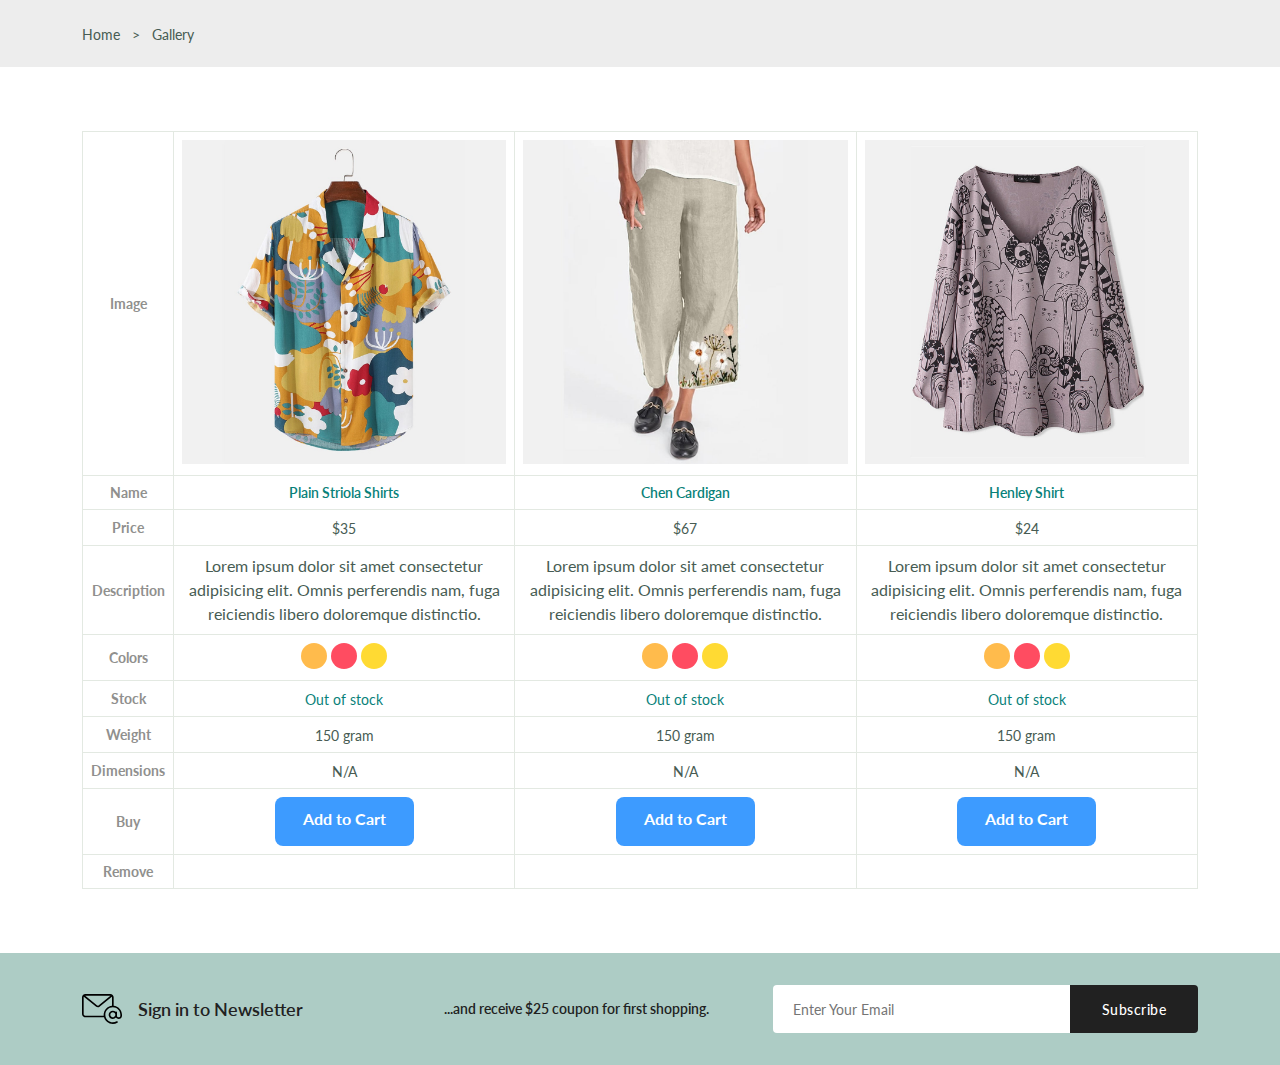
<file: gallery.html>
<!DOCTYPE html>
<html lang="en">
  <head>
    <meta charset="UTF-8" />
    <meta name="viewport" content="width=device-width, initial-scale=1.0" />

    <!--=============== FLATICON ===============-->
    <link
      rel="stylesheet"
      href="https://cdn-uicons.flaticon.com/2.0.0/uicons-regular-straight/css/uicons-regular-straight.css"
    />

    <!--=============== SWIPER CSS ===============-->
    <link
      rel="stylesheet"
      href="https://cdn.jsdelivr.net/npm/swiper@11/swiper-bundle.min.css"
    />

    <!--=============== CSS ===============-->
    <link rel="stylesheet" href="./assets/css/styles.css" />


    <title>KHK Technologies Pvt Ltd.</title>
    <link rel="icon" href="assets/img/KHK/title.png" type="image/png">
    
  </head>
  <body>
    <!--=============== HEADER ===============-->
 <div id="header"></div>

    <!--=============== MAIN ===============-->
    <main class="main">
      <!--=============== BREADCRUMB ===============-->
      <section class="breadcrumb">
        <ul class="breadcrumb__list flex container">
          <li><a href="index.html" class="breadcrumb__link">Home</a></li>
          <li><span class="breadcrumb__link">></span></li>
          <li><span class="breadcrumb__link">Gallery</span></li>
        </ul>
      </section>

      <!--=============== COMPARE ===============-->
      <section class="compare container section--lg">
        <table class="compare__table">
          <tr>
            <th>Image</th>
            <td>
              <img
                src="./assets/img/product-2-1.jpg"
                alt=""
                class="compare__img"
              />
            </td>
            <td>
              <img
                src="./assets/img/product-4-1.jpg"
                alt=""
                class="compare__img"
              />
            </td>
            <td>
              <img
                src="./assets/img/product-7-1.jpg"
                alt=""
                class="compare__img"
              />
            </td>
          </tr>
          <tr>
            <th>Name</th>
            <td><h3 class="table__title">Plain Striola Shirts</h3></td>
            <td><h3 class="table__title">Chen Cardigan</h3></td>
            <td><h3 class="table__title">Henley Shirt</h3></td>
          </tr>
          <tr>
            <th>Price</th>
            <td><span class="table__price">$35</span></td>
            <td><span class="table__price">$67</span></td>
            <td><span class="table__price">$24</span></td>
          </tr>
          <tr>
            <th>Description</th>
            <td>
              <p>
                Lorem ipsum dolor sit amet consectetur adipisicing elit. Omnis
                perferendis nam, fuga reiciendis libero doloremque distinctio.
              </p>
            </td>
            <td>
              <p>
                Lorem ipsum dolor sit amet consectetur adipisicing elit. Omnis
                perferendis nam, fuga reiciendis libero doloremque distinctio.
              </p>
            </td>
            <td>
              <p>
                Lorem ipsum dolor sit amet consectetur adipisicing elit. Omnis
                perferendis nam, fuga reiciendis libero doloremque distinctio.
              </p>
            </td>
          </tr>
          <tr>
            <th>Colors</th>
            <td>
              <ul class="color__list compare__colors">
                <li>
                  <a
                    href="#"
                    class="color__link"
                    style="background-color: hsl(37, 100%, 65%)"
                  ></a>
                </li>
                <li>
                  <a
                    href="#"
                    class="color__link"
                    style="background-color: hsl(353, 100%, 65%)"
                  ></a>
                </li>
                <li>
                  <a
                    href="#"
                    class="color__link"
                    style="background-color: hsl(49, 100%, 60%)"
                  ></a>
                </li>
              </ul>
            </td>
            <td>
              <ul class="color__list compare__colors">
                <li>
                  <a
                    href="#"
                    class="color__link"
                    style="background-color: hsl(37, 100%, 65%)"
                  ></a>
                </li>
                <li>
                  <a
                    href="#"
                    class="color__link"
                    style="background-color: hsl(353, 100%, 65%)"
                  ></a>
                </li>
                <li>
                  <a
                    href="#"
                    class="color__link"
                    style="background-color: hsl(49, 100%, 60%)"
                  ></a>
                </li>
              </ul>
            </td>
            <td>
              <ul class="color__list compare__colors">
                <li>
                  <a
                    href="#"
                    class="color__link"
                    style="background-color: hsl(37, 100%, 65%)"
                  ></a>
                </li>
                <li>
                  <a
                    href="#"
                    class="color__link"
                    style="background-color: hsl(353, 100%, 65%)"
                  ></a>
                </li>
                <li>
                  <a
                    href="#"
                    class="color__link"
                    style="background-color: hsl(49, 100%, 60%)"
                  ></a>
                </li>
              </ul>
            </td>
          </tr>
          <tr>
            <th>Stock</th>
            <td><span class="table__stock">Out of stock</span></td>
            <td><span class="table__stock">Out of stock</span></td>
            <td><span class="table__stock">Out of stock</span></td>
          </tr>
          <tr>
            <th>Weight</th>
            <td><span class="table__weight">150 gram</span></td>
            <td><span class="table__weight">150 gram</span></td>
            <td><span class="table__weight">150 gram</span></td>
          </tr>
          <tr>
            <th>Dimensions</th>
            <td><span class="table__dimension">N/A</span></td>
            <td><span class="table__dimension">N/A</span></td>
            <td><span class="table__dimension">N/A</span></td>
          </tr>
          <tr>
            <th>Buy</th>
            <td><a href="#" class="btn btm--sm">Add to Cart</a></td>
            <td><a href="#" class="btn btm--sm">Add to Cart</a></td>
            <td><a href="#" class="btn btm--sm">Add to Cart</a></td>
          </tr>
          <tr>
            <th>Remove</th>
            <td><i class="fi fi-rs-trash table__trash"></i></td>
            <td><i class="fi fi-rs-trash table__trash"></i></td>
            <td><i class="fi fi-rs-trash table__trash"></i></td>
          </tr>
        </table>
      </section>

      <!--=============== NEWSLETTER ===============-->
      <section class="newsletter section">
        <div class="newsletter__container container grid">
          <h3 class="newsletter__title flex">
            <img
              src="./assets/img/icon-email.svg"
              alt=""
              class="newsletter__icon"
            />
            Sign in to Newsletter
          </h3>
          <p class="newsletter__description">
            ...and receive $25 coupon for first shopping.
          </p>
          <form action="" class="newsletter__form">
            <input
              type="text"
              placeholder="Enter Your Email"
              class="newsletter__input"
            />
            <button type="submit" class="newsletter__btn">Subscribe</button>
          </form>
        </div>
      </section>
    </main>

    <!--=============== FOOTER ===============-->
 <div id="footer"></div>

    <!--=============== SWIPER JS ===============-->
    <script src="https://cdn.jsdelivr.net/npm/swiper@11/swiper-bundle.min.js"></script>

    <!--=============== MAIN JS ===============-->
    <script src="assets/js/main.js"></script>
  </body>
</html>
</file>
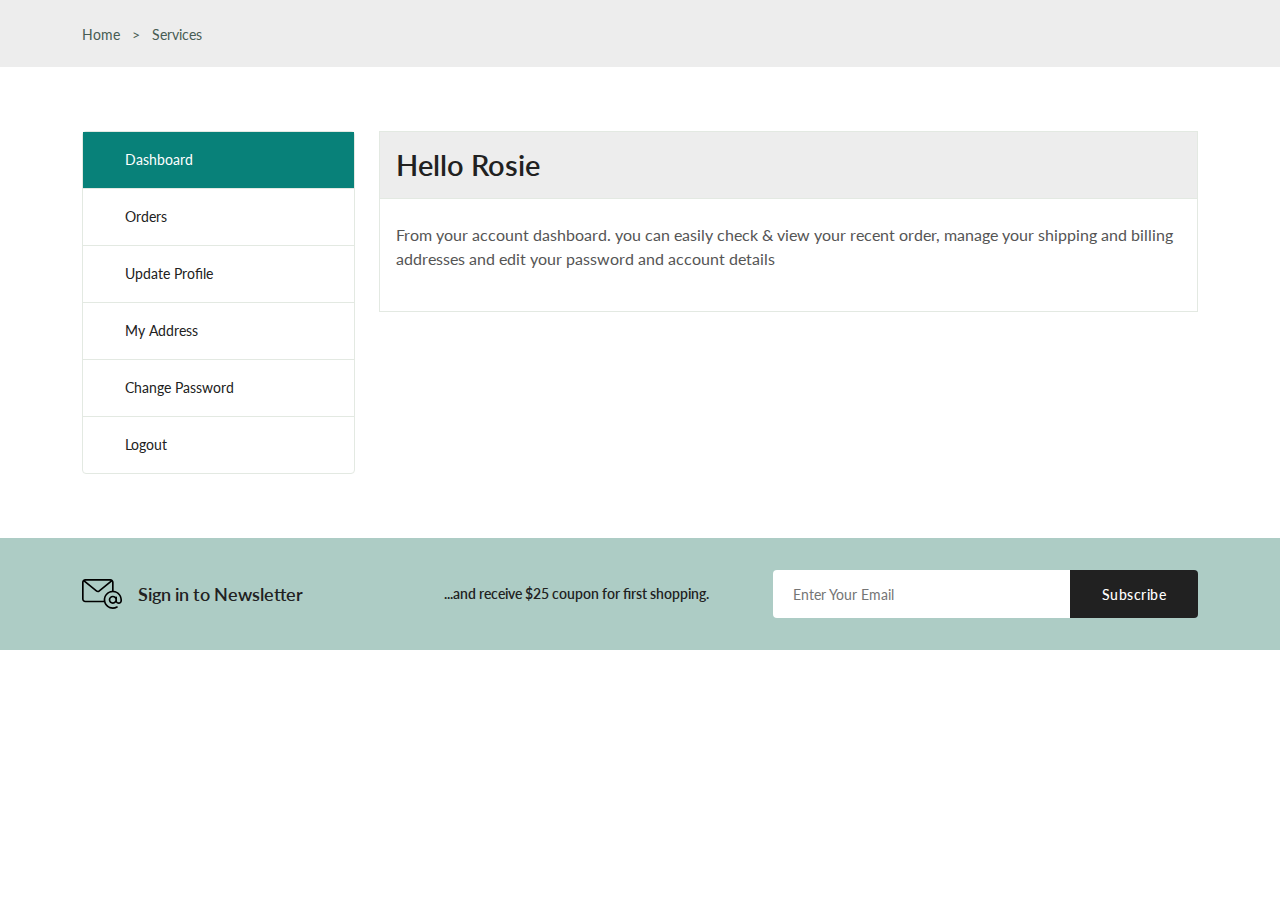
<file: Services.html>
<!DOCTYPE html>
<html lang="en">
  <head>
    <meta charset="UTF-8" />
    <meta name="viewport" content="width=device-width, initial-scale=1.0" />

    <!--=============== FLATICON ===============-->
    <link
      rel="stylesheet"
      href="https://cdn-uicons.flaticon.com/2.0.0/uicons-regular-straight/css/uicons-regular-straight.css"
    />

    <!--=============== SWIPER CSS ===============-->
    <link
      rel="stylesheet"
      href="https://cdn.jsdelivr.net/npm/swiper@11/swiper-bundle.min.css"
    />

    <!--=============== CSS ===============-->
    <link rel="stylesheet" href="./assets/css/styles.css" />

    <title>KHK Technologies Pvt Ltd.</title>
    <link rel="icon" href="assets/img/KHK/title.png" type="image/png">
    
  </head>
  <body>
    <!--=============== HEADER ===============-->
 <div id="header"></div>
    <!--=============== MAIN ===============-->
    <main class="main">
      <!--=============== BREADCRUMB ===============-->
      <section class="breadcrumb">
        <ul class="breadcrumb__list flex container">
          <li><a href="index.html" class="breadcrumb__link">Home</a></li>
          <li><span class="breadcrumb__link">></span></li>
          <li><span class="breadcrumb__link">Services</span></li>
        </ul>
      </section>

      <!--=============== ACCOUNTS ===============-->
      <section class="accounts section--lg">
        <div class="accounts__container container grid">
          <div class="account__tabs">
            <p class="account__tab active-tab" data-target="#dashboard">
              <i class="fi fi-rs-settings-sliders"></i> Dashboard
            </p>
            <p class="account__tab" data-target="#orders">
              <i class="fi fi-rs-shopping-bag"></i> Orders
            </p>
            <p class="account__tab" data-target="#update-profile">
              <i class="fi fi-rs-user"></i> Update Profile
            </p>
            <p class="account__tab" data-target="#address">
              <i class="fi fi-rs-marker"></i> My Address
            </p>
            <p class="account__tab" data-target="#change-password">
              <i class="fi fi-rs-settings-sliders"></i> Change Password
            </p>
            <p class="account__tab"><i class="fi fi-rs-exit"></i> Logout</p>
          </div>
          <div class="tabs__content">
            <div class="tab__content active-tab" content id="dashboard">
              <h3 class="tab__header">Hello Rosie</h3>
              <div class="tab__body">
                <p class="tab__description">
                  From your account dashboard. you can easily check & view your
                  recent order, manage your shipping and billing addresses and
                  edit your password and account details
                </p>
              </div>
            </div>
            <div class="tab__content" content id="orders">
              <h3 class="tab__header">Your Orders</h3>
              <div class="tab__body">
                <table class="placed__order-table">
                  <thead>
                    <tr>
                      <th>Orders</th>
                      <th>Date</th>
                      <th>Status</th>
                      <th>Totals</th>
                      <th>Actions</th>
                    </tr>
                  </thead>
                  <tbody>
                    <tr>
                      <td>#1357</td>
                      <td>March 19, 2022</td>
                      <td>Processing</td>
                      <td>$125.00</td>
                      <td><a href="#" class="view__order">View</a></td>
                    </tr>
                    <tr>
                      <td>#2468</td>
                      <td>June 29, 2022</td>
                      <td>Completed</td>
                      <td>$364.00</td>
                      <td><a href="#" class="view__order">View</a></td>
                    </tr>
                    <tr>
                      <td>#2366</td>
                      <td>August 02, 2022</td>
                      <td>Completed</td>
                      <td>$280.00</td>
                      <td><a href="#" class="view__order">View</a></td>
                    </tr>
                  </tbody>
                </table>
              </div>
            </div>
            <div class="tab__content" content id="update-profile">
              <h3 class="tab__header">Update Profile</h3>
              <div class="tab__body">
                <form class="form grid">
                  <input
                    type="text"
                    placeholder="Username"
                    class="form__input"
                  />
                  <div class="form__btn">
                    <button class="btn btn--md">Save</button>
                  </div>
                </form>
              </div>
            </div>
            <div class="tab__content" content id="address">
              <h3 class="tab__header">Shipping Address</h3>
              <div class="tab__body">
                <address class="address">
                  3522 Interstate <br />
                  75 Business Spur, <br />
                  Sault Ste. <br />
                  Marie, Mi 49783
                </address>
                <p class="city">New York</p>
                <a href="#" class="edit">Edit</a>
              </div>
            </div>
            <div class="tab__content" content id="change-password">
              <h3 class="tab__header">Change Password</h3>
              <div class="tab__body">
                <form class="form grid">
                  <input
                    type="password"
                    placeholder="Current Password"
                    class="form__input"
                  />
                  <input
                    type="password"
                    placeholder="New Password"
                    class="form__input"
                  />
                  <input
                    type="password"
                    placeholder="Confirm Password"
                    class="form__input"
                  />
                  <div class="form__btn">
                    <button class="btn btn--md">Save</button>
                  </div>
                </form>
              </div>
            </div>
          </div>
        </div>
      </section>

      <!--=============== NEWSLETTER ===============-->
      <section class="newsletter section">
        <div class="newsletter__container container grid">
          <h3 class="newsletter__title flex">
            <img
              src="./assets/img/icon-email.svg"
              alt=""
              class="newsletter__icon"
            />
            Sign in to Newsletter
          </h3>
          <p class="newsletter__description">
            ...and receive $25 coupon for first shopping.
          </p>
          <form action="" class="newsletter__form">
            <input
              type="text"
              placeholder="Enter Your Email"
              class="newsletter__input"
            />
            <button type="submit" class="newsletter__btn">Subscribe</button>
          </form>
        </div>
      </section>
    </main>

    <!--=============== FOOTER ===============-->
 <div id="footer"></div>

    <!--=============== SWIPER JS ===============-->
    <script src="https://cdn.jsdelivr.net/npm/swiper@11/swiper-bundle.min.js"></script>

    <!--=============== MAIN JS ===============-->
    <script src="assets/js/main.js"></script>
  </body>
</html>
</file>
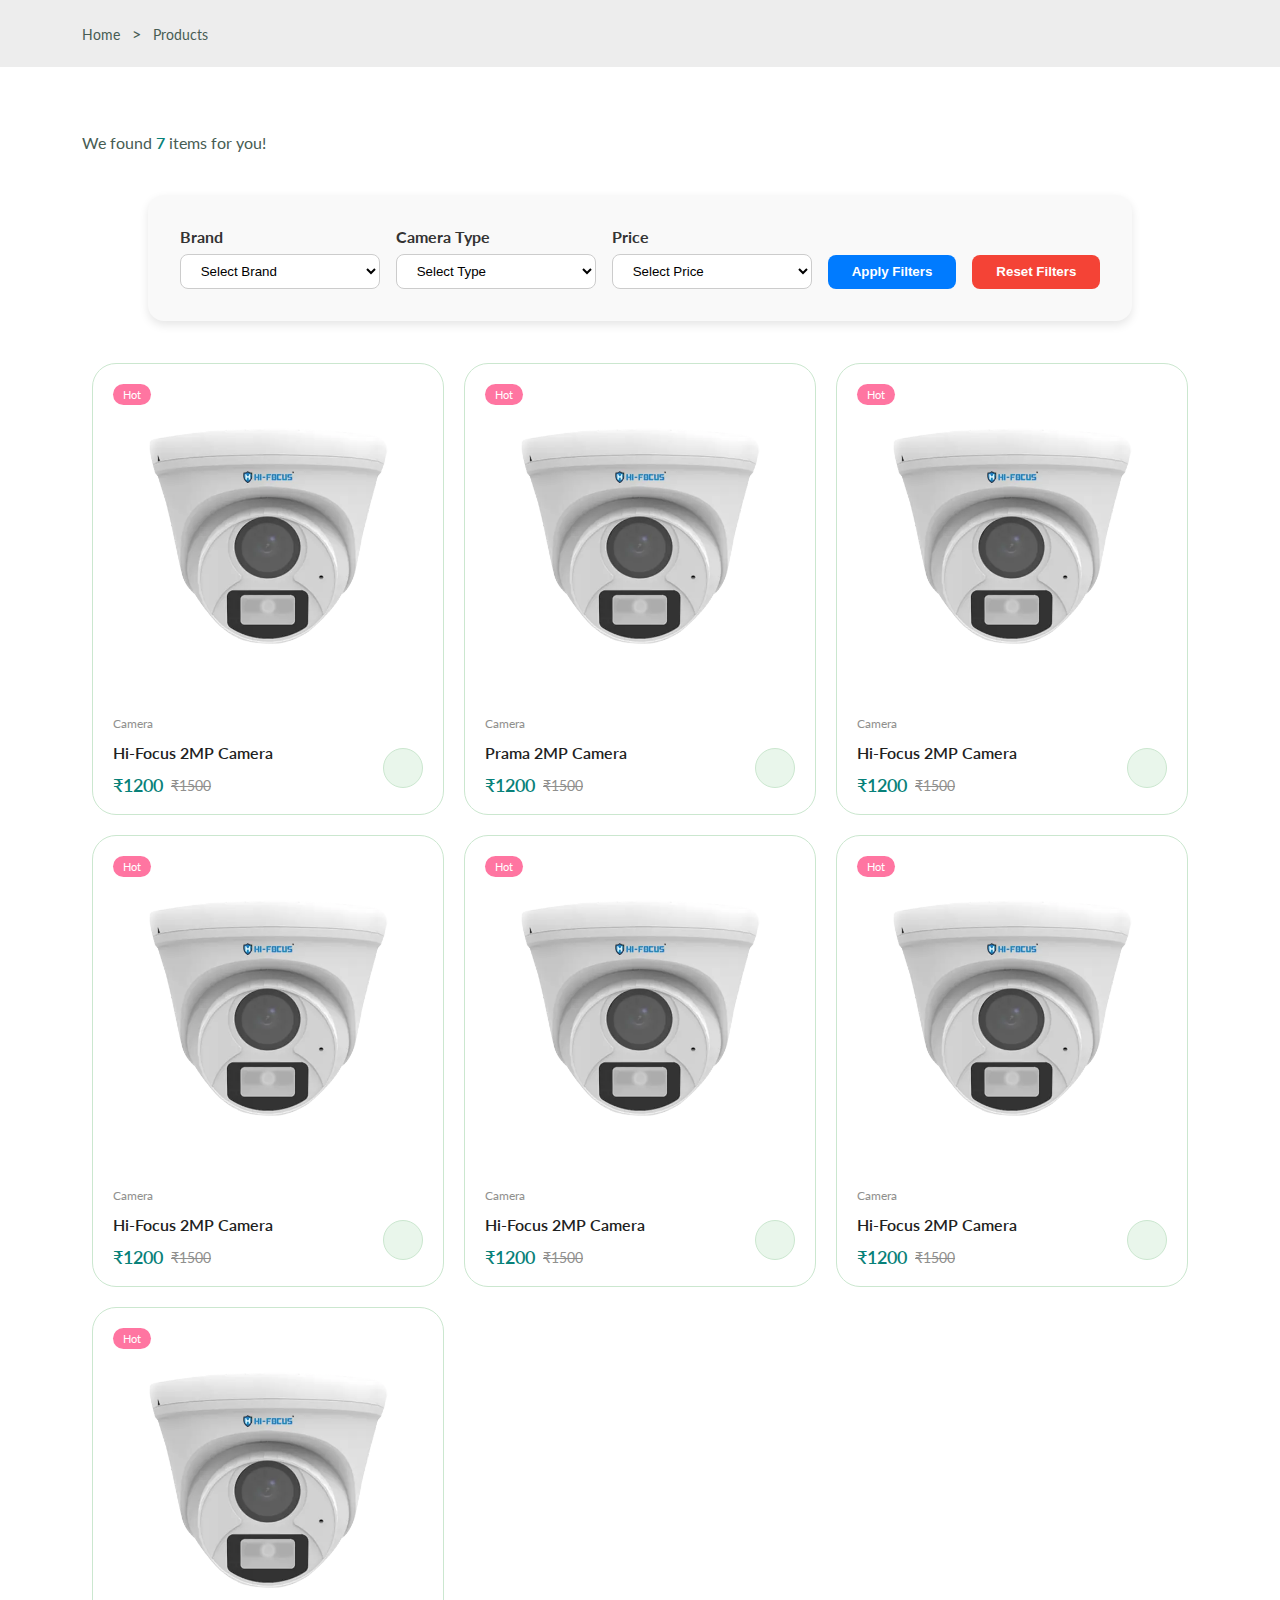
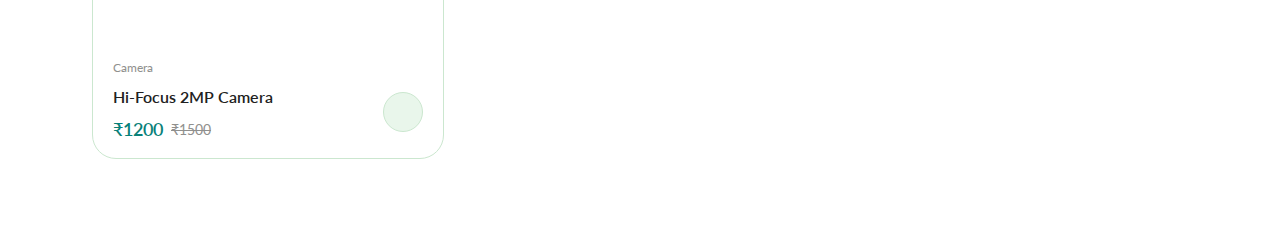
<file: shop.html>
<!DOCTYPE html>
<html lang="en">

<head>
  <meta charset="UTF-8" />
  <meta name="viewport" content="width=device-width, initial-scale=1.0" />

  <!--=============== FLATICON ===============-->
  <link rel="stylesheet"
    href="https://cdn-uicons.flaticon.com/2.0.0/uicons-regular-straight/css/uicons-regular-straight.css" />

  <!--=============== SWIPER CSS ===============-->
  <link rel="stylesheet" href="https://cdn.jsdelivr.net/npm/swiper@11/swiper-bundle.min.css" />

  <!--=============== CSS ===============-->
  <link rel="stylesheet" href="./assets/css/styles.css" />


    <title>KHK Technologies Pvt Ltd.</title>
    <link rel="icon" href="assets/img/KHK/title.png" type="image/png">
    
</head>

<body>
  <!--=============== HEADER ===============-->
 <div id="header"></div>
  <!--=============== MAIN ===============-->
  <main class="main">
    <!--=============== BREADCRUMB ===============-->
    <section class="breadcrumb">
      <ul class="breadcrumb__list flex container">
        <li><a href="index.html" class="breadcrumb__link">Home</a></li>
        <li><span class="breadcrumb__link"></span>></li>
        <li><span class="breadcrumb__link">Products</span></li>
      </ul>
    </section>

    <!--=============== PRODUCTS ===============-->
    <section class="products container section--lg">
      <p class="total__products">We found <span></span> items for you!</p>

<!-- Filter Section -->
      <div class="filter-wrapper">
        <div class="filter-card">
          <div class="dropdown">
            <label for="brand">Brand</label>
            <select id="brand" name="brand">
              <option value="">Select Brand</option>
              <option value="hi-focus">Hi-Focus</option>
              <option value="cp-plus">CP Plus</option>
              <option value="prama">Prama</option>
            </select>
          </div>

          <div class="dropdown">
            <label for="type">Camera Type</label>
            <select id="type" name="type">
              <option value="">Select Type</option>
              <option value="dome">Dome</option>
              <option value="bullet">Bullet</option>
              <option value="ptz">PTZ</option>
            </select>
          </div>

          <div class="dropdown">
            <label for="price">Price</label>
            <select id="price" name="price">
              <option value="">Select Price</option>
              <option value="0-1000">Below ₹1000</option>
              <option value="1001-2000">₹1001 - ₹2000</option>
              <option value="2001-5000">₹2001 - ₹5000</option>
            </select>
          </div>

          <div class="btn-group">
            <button class="apply-btn">Apply Filters</button>
            <button class="reset-btn">Reset Filters</button>
          </div>
        </div>
      </div>

<div class="products__container grid"> 
<!-- Products Section (your existing code here, repeated or looped for multiple products) -->
      <div class="product__item" data-brand="hi-focus" data-type="dome" data-price="1200">
        <div class="product__banner">
          <a href="details.html" class="product__images">
            <img src="assets/img/KHK/Products/p1.webp" alt="" class="product__img default" />
            <img src="assets/img/KHK/Products/p1.webp" alt="" class="product__img hover" />
          </a>
          <div class="product__actions">
            <a href="#" class="action__btn" aria-label="Quick View">
              <i class="fi fi-rs-eye"></i>
            </a>
            <a href="#" class="action__btn" aria-label="Add to Wishlist">
              <i class="fi fi-rs-heart"></i>
            </a>
          </div>
          <div class="product__badge light-pink">Hot</div>
        </div>
        <div class="product__content">
          <span class="product__category">Camera</span>
          <a href="details.html">
            <h3 class="product__title">Hi-Focus 2MP Camera</h3>
          </a>
          <div class="product__rating">
            <i class="fi fi-rs-star"></i>
            <i class="fi fi-rs-star"></i>
            <i class="fi fi-rs-star"></i>
            <i class="fi fi-rs-star"></i>
            <i class="fi fi-rs-star"></i>
          </div>
          <div class="product__price flex">
            <span class="new__price">₹1200</span>
            <span class="old__price">₹1500</span>
          </div>
          <a href="#" class="action__btn cart__btn" aria-label="Add To Cart">
            <i class="fi fi-rs-shopping-bag-add"></i>
          </a>
        </div>
      </div>

      <div class="product__item" data-brand="prama" data-type="dome" data-price="1200">
        <div class="product__banner">
          <a href="details.html" class="product__images">
            <img src="assets/img/KHK/Products/p1.webp" alt="" class="product__img default" />
            <img src="assets/img/KHK/Products/p1.webp" alt="" class="product__img hover" />
          </a>
          <div class="product__actions">
            <a href="#" class="action__btn" aria-label="Quick View">
              <i class="fi fi-rs-eye"></i>
            </a>
            <a href="#" class="action__btn" aria-label="Add to Wishlist">
              <i class="fi fi-rs-heart"></i>
            </a>
          </div>
          <div class="product__badge light-pink">Hot</div>
        </div>
        <div class="product__content">
          <span class="product__category">Camera</span>
          <a href="details.html">
            <h3 class="product__title">Prama 2MP Camera</h3>
          </a>
          <div class="product__rating">
            <i class="fi fi-rs-star"></i>
            <i class="fi fi-rs-star"></i>
            <i class="fi fi-rs-star"></i>
            <i class="fi fi-rs-star"></i>
            <i class="fi fi-rs-star"></i>
          </div>
          <div class="product__price flex">
            <span class="new__price">₹1200</span>
            <span class="old__price">₹1500</span>
          </div>
          <a href="#" class="action__btn cart__btn" aria-label="Add To Cart">
            <i class="fi fi-rs-shopping-bag-add"></i>
          </a>
        </div>
      </div>

      <div class="product__item" data-brand="hi-focus" data-type="dome" data-price="1200">
        <div class="product__banner">
          <a href="details.html" class="product__images">
            <img src="assets/img/KHK/Products/p1.webp" alt="" class="product__img default" />
            <img src="assets/img/KHK/Products/p1.webp" alt="" class="product__img hover" />
          </a>
          <div class="product__actions">
            <a href="#" class="action__btn" aria-label="Quick View">
              <i class="fi fi-rs-eye"></i>
            </a>
            <a href="#" class="action__btn" aria-label="Add to Wishlist">
              <i class="fi fi-rs-heart"></i>
            </a>
          </div>
          <div class="product__badge light-pink">Hot</div>
        </div>
        <div class="product__content">
          <span class="product__category">Camera</span>
          <a href="details.html">
            <h3 class="product__title">Hi-Focus 2MP Camera</h3>
          </a>
          <div class="product__rating">
            <i class="fi fi-rs-star"></i>
            <i class="fi fi-rs-star"></i>
            <i class="fi fi-rs-star"></i>
            <i class="fi fi-rs-star"></i>
            <i class="fi fi-rs-star"></i>
          </div>
          <div class="product__price flex">
            <span class="new__price">₹1200</span>
            <span class="old__price">₹1500</span>
          </div>
          <a href="#" class="action__btn cart__btn" aria-label="Add To Cart">
            <i class="fi fi-rs-shopping-bag-add"></i>
          </a>
        </div>
      </div>

      <div class="product__item" data-brand="hi-focus" data-type="dome" data-price="1200">
        <div class="product__banner">
          <a href="details.html" class="product__images">
            <img src="assets/img/KHK/Products/p1.webp" alt="" class="product__img default" />
            <img src="assets/img/KHK/Products/p1.webp" alt="" class="product__img hover" />
          </a>
          <div class="product__actions">
            <a href="#" class="action__btn" aria-label="Quick View">
              <i class="fi fi-rs-eye"></i>
            </a>
            <a href="#" class="action__btn" aria-label="Add to Wishlist">
              <i class="fi fi-rs-heart"></i>
            </a>
          </div>
          <div class="product__badge light-pink">Hot</div>
        </div>
        <div class="product__content">
          <span class="product__category">Camera</span>
          <a href="details.html">
            <h3 class="product__title">Hi-Focus 2MP Camera</h3>
          </a>
          <div class="product__rating">
            <i class="fi fi-rs-star"></i>
            <i class="fi fi-rs-star"></i>
            <i class="fi fi-rs-star"></i>
            <i class="fi fi-rs-star"></i>
            <i class="fi fi-rs-star"></i>
          </div>
          <div class="product__price flex">
            <span class="new__price">₹1200</span>
            <span class="old__price">₹1500</span>
          </div>
          <a href="#" class="action__btn cart__btn" aria-label="Add To Cart">
            <i class="fi fi-rs-shopping-bag-add"></i>
          </a>
        </div>
      </div>

      <div class="product__item" data-brand="hi-focus" data-type="dome" data-price="1200">
        <div class="product__banner">
          <a href="details.html" class="product__images">
            <img src="assets/img/KHK/Products/p1.webp" alt="" class="product__img default" />
            <img src="assets/img/KHK/Products/p1.webp" alt="" class="product__img hover" />
          </a>
          <div class="product__actions">
            <a href="#" class="action__btn" aria-label="Quick View">
              <i class="fi fi-rs-eye"></i>
            </a>
            <a href="#" class="action__btn" aria-label="Add to Wishlist">
              <i class="fi fi-rs-heart"></i>
            </a>
          </div>
          <div class="product__badge light-pink">Hot</div>
        </div>
        <div class="product__content">
          <span class="product__category">Camera</span>
          <a href="details.html">
            <h3 class="product__title">Hi-Focus 2MP Camera</h3>
          </a>
          <div class="product__rating">
            <i class="fi fi-rs-star"></i>
            <i class="fi fi-rs-star"></i>
            <i class="fi fi-rs-star"></i>
            <i class="fi fi-rs-star"></i>
            <i class="fi fi-rs-star"></i>
          </div>
          <div class="product__price flex">
            <span class="new__price">₹1200</span>
            <span class="old__price">₹1500</span>
          </div>
          <a href="#" class="action__btn cart__btn" aria-label="Add To Cart">
            <i class="fi fi-rs-shopping-bag-add"></i>
          </a>
        </div>
      </div>

      <div class="product__item" data-brand="hi-focus" data-type="dome" data-price="1200">
        <div class="product__banner">
          <a href="details.html" class="product__images">
            <img src="assets/img/KHK/Products/p1.webp" alt="" class="product__img default" />
            <img src="assets/img/KHK/Products/p1.webp" alt="" class="product__img hover" />
          </a>
          <div class="product__actions">
            <a href="#" class="action__btn" aria-label="Quick View">
              <i class="fi fi-rs-eye"></i>
            </a>
            <a href="#" class="action__btn" aria-label="Add to Wishlist">
              <i class="fi fi-rs-heart"></i>
            </a>
          </div>
          <div class="product__badge light-pink">Hot</div>
        </div>
        <div class="product__content">
          <span class="product__category">Camera</span>
          <a href="details.html">
            <h3 class="product__title">Hi-Focus 2MP Camera</h3>
          </a>
          <div class="product__rating">
            <i class="fi fi-rs-star"></i>
            <i class="fi fi-rs-star"></i>
            <i class="fi fi-rs-star"></i>
            <i class="fi fi-rs-star"></i>
            <i class="fi fi-rs-star"></i>
          </div>
          <div class="product__price flex">
            <span class="new__price">₹1200</span>
            <span class="old__price">₹1500</span>
          </div>
          <a href="#" class="action__btn cart__btn" aria-label="Add To Cart">
            <i class="fi fi-rs-shopping-bag-add"></i>
          </a>
        </div>
      </div>

      <div class="product__item" data-brand="hi-focus" data-type="dome" data-price="1200">
        <div class="product__banner">
          <a href="details.html" class="product__images">
            <img src="assets/img/KHK/Products/p1.webp" alt="" class="product__img default" />
            <img src="assets/img/KHK/Products/p1.webp" alt="" class="product__img hover" />
          </a>
          <div class="product__actions">
            <a href="#" class="action__btn" aria-label="Quick View">
              <i class="fi fi-rs-eye"></i>
            </a>
            <a href="#" class="action__btn" aria-label="Add to Wishlist">
              <i class="fi fi-rs-heart"></i>
            </a>
          </div>
          <div class="product__badge light-pink">Hot</div>
        </div>
        <div class="product__content">
          <span class="product__category">Camera</span>
          <a href="details.html">
            <h3 class="product__title">Hi-Focus 2MP Camera</h3>
          </a>
          <div class="product__rating">
            <i class="fi fi-rs-star"></i>
            <i class="fi fi-rs-star"></i>
            <i class="fi fi-rs-star"></i>
            <i class="fi fi-rs-star"></i>
            <i class="fi fi-rs-star"></i>
          </div>
          <div class="product__price flex">
            <span class="new__price">₹1200</span>
            <span class="old__price">₹1500</span>
          </div>
          <a href="#" class="action__btn cart__btn" aria-label="Add To Cart">
            <i class="fi fi-rs-shopping-bag-add"></i>
          </a>
        </div>
      </div>



    </section>

  </main>

  <!--=============== FOOTER ===============-->
 <div id="footer"></div>

  <!--=============== SWIPER JS ===============-->
  <script src="https://cdn.jsdelivr.net/npm/swiper@11/swiper-bundle.min.js"></script>

  <!--=============== MAIN JS ===============-->
  <script src="assets/js/main.js"></script>
</body>

</html>
</file>
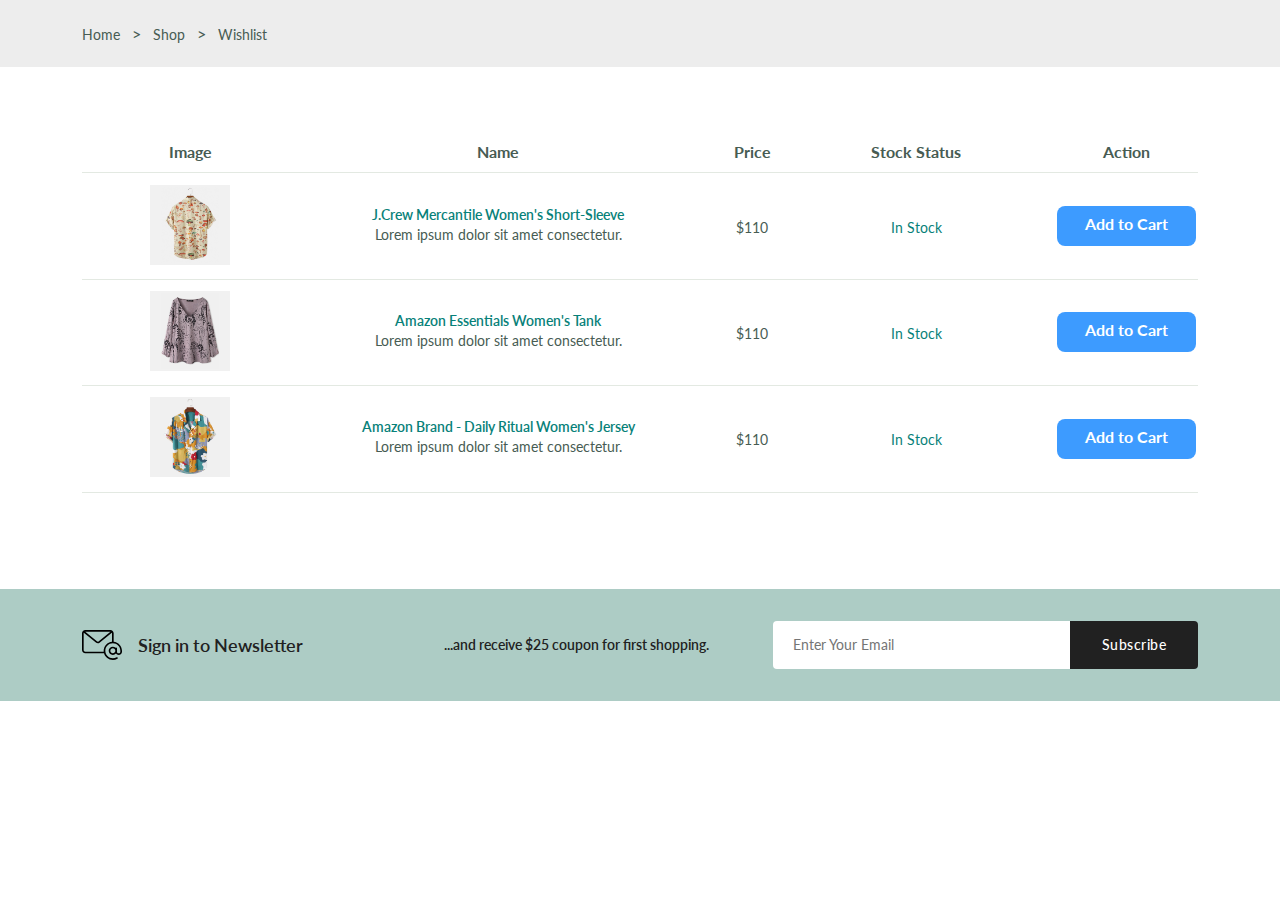
<file: wishlist.html>
<!DOCTYPE html>
<html lang="en">
  <head>
    <meta charset="UTF-8" />
    <meta name="viewport" content="width=device-width, initial-scale=1.0" />

    <!--=============== FLATICON ===============-->
    <link
      rel="stylesheet"
      href="https://cdn-uicons.flaticon.com/2.0.0/uicons-regular-straight/css/uicons-regular-straight.css"
    />

    <!--=============== SWIPER CSS ===============-->
    <link
      rel="stylesheet"
      href="https://cdn.jsdelivr.net/npm/swiper@11/swiper-bundle.min.css"
    />

    <!--=============== CSS ===============-->
    <link rel="stylesheet" href="./assets/css/styles.css" />


    <title>KHK Technologies Pvt Ltd.</title>
    <link rel="icon" href="assets/img/KHK/title.png" type="image/png">
    
  </head>
  <body>
    <!--=============== HEADER ===============-->
 <div id="header"></div>

    <!--=============== MAIN ===============-->
    <main class="main">
      <!--=============== BREADCRUMB ===============-->
      <section class="breadcrumb">
        <ul class="breadcrumb__list flex container">
          <li><a href="index.html" class="breadcrumb__link">Home</a></li>
          <li><span class="breadcrumb__link"></span>></li>
          <li><span class="breadcrumb__link">Shop</span></li>
          <li><span class="breadcrumb__link"></span>></li>
          <li><span class="breadcrumb__link">Wishlist</span></li>
        </ul>
      </section>

      <!--=============== WISHLIST ===============-->
      <section class="wishlist section--lg container">
        <div class="table__container">
          <table class="table">
            <thead>
              <tr>
                <th>Image</th>
                <th>Name</th>
                <th>Price</th>
                <th>Stock Status</th>
                <th>Action</th>
                <th>Rename</th>
              </tr>
            </thead>
            <tbody>
              <tr>
                <td>
                  <img
                    src="./assets//img/product-1-2.jpg"
                    alt=""
                    class="table__img"
                  />
                </td>
                <td>
                  <h3 class="table__title">
                    J.Crew Mercantile Women's Short-Sleeve
                  </h3>
                  <p class="table__description">
                    Lorem ipsum dolor sit amet consectetur.
                  </p>
                </td>
                <td>
                  <span class="table__price">$110</span>
                </td>
                <td><span class="table__stock">In Stock</span></td>
                <td><a href="#" class="btn btn--sm">Add to Cart</a></td>
                <td><i class="fi fi-rs-trash table__trash"></i></td>
              </tr>
              <tr>
                <td>
                  <img
                    src="./assets//img/product-7-1.jpg"
                    alt=""
                    class="table__img"
                  />
                </td>
                <td>
                  <h3 class="table__title">Amazon Essentials Women's Tank</h3>
                  <p class="table__description">
                    Lorem ipsum dolor sit amet consectetur.
                  </p>
                </td>
                <td>
                  <span class="table__price">$110</span>
                </td>
                <td><span class="table__stock">In Stock</span></td>
                <td><a href="#" class="btn btn--sm">Add to Cart</a></td>
                <td><i class="fi fi-rs-trash table__trash"></i></td>
              </tr>
              <tr>
                <td>
                  <img
                    src="./assets//img/product-2-1.jpg"
                    alt=""
                    class="table__img"
                  />
                </td>
                <td>
                  <h3 class="table__title">
                    Amazon Brand - Daily Ritual Women's Jersey
                  </h3>
                  <p class="table__description">
                    Lorem ipsum dolor sit amet consectetur.
                  </p>
                </td>
                <td>
                  <span class="table__price">$110</span>
                </td>
                <td><span class="table__stock">In Stock</span></td>
                <td><a href="#" class="btn btn--sm">Add to Cart</a></td>
                <td><i class="fi fi-rs-trash table__trash"></i></td>
              </tr>
            </tbody>
          </table>
        </div>
      </section>

      <!--=============== NEWSLETTER ===============-->
      <section class="newsletter section">
        <div class="newsletter__container container grid">
          <h3 class="newsletter__title flex">
            <img
              src="./assets/img/icon-email.svg"
              alt=""
              class="newsletter__icon"
            />
            Sign in to Newsletter
          </h3>
          <p class="newsletter__description">
            ...and receive $25 coupon for first shopping.
          </p>
          <form action="" class="newsletter__form">
            <input
              type="text"
              placeholder="Enter Your Email"
              class="newsletter__input"
            />
            <button type="submit" class="newsletter__btn">Subscribe</button>
          </form>
        </div>
      </section>
    </main>

    <!--=============== FOOTER ===============-->
 <div id="footer"></div>

    <!--=============== SWIPER JS ===============-->
    <script src="https://cdn.jsdelivr.net/npm/swiper@11/swiper-bundle.min.js"></script>

    <!--=============== MAIN JS ===============-->
    <script src="assets/js/main.js"></script>
  </body>
</html>
</file>
<file: assets/css/styles.css>
/*=============== GOOGLE FONTS ===============*/
@import url("https://fonts.googleapis.com/css2?family=Lato:wght@400;700&family=Spartan:wght@400;500;600;700&display=swap");

/*=============== VARIABLES CSS ===============*/
:root {
  --header-height: 4rem;

  /*========== Colors ==========*/
  --first-color: hsl(176, 88%, 27%);
  --first-color-alt: hsl(129, 44%, 94%);
  --second-color: hsl(34, 94%, 87%);
  --title-color: hsl(0, 0%, 13%);
  --text-color: hsl(154, 13%, 32%);
  --text-color-light: hsl(60, 1%, 56%);
  --body-color: hsl(0, 0%, 100%);
  --container-color: hsl(0, 0%, 93%);
  --border-color: hsl(129, 36%, 85%);
  --border-color-alt: hsl(113, 15%, 90%);

  /*========== Font and typography ==========*/
  --body-font: "Lato", sans-serif;
  --second-font: "League Spartan" sans-serif;
  --big-font-size: 3.5rem;
  --h1-font-size: 2.75rem;
  --h2-font-size: 2rem;
  --h3-font-size: 1.75rem;
  --h4-font-size: 1.375rem;
  --large-font-size: 1.125rem;
  --normal-font-size: 1rem;
  --small-font-size: 0.875rem;
  --smaller-font-size: 0.75rem;
  --tiny-font-size: 0.6875rem;

  /*========== Font weight ==========*/
  --weight-400: 400;
  --weight-500: 500;
  --weight-600: 600;
  --weight-700: 700;

  /*========== Transition ==========*/
  --transition: cubic-bezier(0, 0, 0.05, 1);
}

/* Responsive typography */
@media screen and (max-width: 1200px) {
  :root {
    --big-font-size: 2.25rem;
    --h1-font-size: 2rem;
    --h2-font-size: 1.375rem;
    --h3-font-size: 1.25rem;
    --h4-font-size: 1.125rem;
    --large-font-size: 1rem;
    --normal-font-size: 0.9375rem;
    --small-font-size: 0.8125rem;
    --smaller-font-size: 0.6875rem;
    --tiny-font-size: 0.625rem;
  }
}

/*=============== BASE ===============*/
* {
  margin: 0;
  padding: 0;
  box-sizing: border-box;
}

html {
  scroll-behavior: smooth;
}

input,
textarea,
body {
  color: var(--text-color);
  font-family: var(--body-font);
  font-size: var(--normal-font-size);
  font-weight: var(--weight-400);
}

body {
  background-color: var(--body-color);
}

h1,
h2,
h3,
h4 {
  font-family: var(--second-font);
  color: var(--title-color);
  font-weight: var(--weight-600);
}

ul {
  list-style: none;
}

a {
  text-decoration: none;
}

p {
  line-height: 1.5rem;
}

img {
  max-width: 100%;
}

button,
textarea,
input {
  background-color: transparent;
  border: none;
  outline: none;
}

table {
  width: 100%;
  border-collapse: collapse;
}

/*=============== REUSABLE CSS CLASSES ===============*/
.container {
  max-width: 1320px;
  margin-inline: auto;
  padding-inline: 0.75rem;
}

.grid {
  display: grid;
  gap: 1.5rem;
}

.section {
  padding-block: 2rem;
}

.section--lg {
  padding-block: 4rem;
}

.section__title {
  font-size: var(--h4-font-size);
  margin-bottom: 1.5rem;
}

.section__title span {
  color: var(--first-color);
}

.form__input {
  border: 1px solid var(--border-color-alt);
  padding-inline: 1rem;
  height: 45px;
  font-size: var(--small-font-size);
  border-radius: 0.25rem;
  -webkit-border-radius: 0.25rem;
  -moz-border-radius: 0.25rem;
  -ms-border-radius: 0.25rem;
  -o-border-radius: 0.25rem;
}

.new__price {
  color: var(--first-color);
  font-weight: var(--weight-600);
}

.old__price {
  color: var(--text-color-light);
  font-size: var(--small-font-size);
  text-decoration: line-through;
}

.form {
  row-gap: 1rem;
}

.form__group {
  grid-template-columns: repeat(2, 1fr);
  gap: 1rem;
}

.textarea {
  height: 200px;
  padding-block: 1rem;
  resize: none;
}

/*=============== HEADER & NAV ===============*/
.header__top {
  background-color: var(--first-color-alt);
  border-bottom: 1px solid var(--first-color);
  padding-block: 0.875rem;
}

.header__container {
  display: flex;
  justify-content: space-between;
  align-items: center;
}

.header__contact span:first-child {
  margin-right: 2rem;
}

.header__contact span,
.header__alert-news,
.header__alert-top-action {
  font-size: var(--small-font-size);
}

.header__alert-news {
  color: var(--text-color-light);
  font-weight: var(--weight-600);
}

.header__top-action {
  color: var(--text-color);
}

.nav,
.nav__menu,
.nav__list,
.header__user-actions {
  display: flex;
  align-items: center;
}

.nav {
  height: calc(var(--header-height) + 2.5rem);
  justify-content: space-between;
  column-gap: 1rem;
}

.nav__logo-img {
  width: 120px;
}

.nav__menu {
  flex-grow: 1;
  margin-left: 2.5rem;
}

.nav__list {
  column-gap: 2.5rem;
  margin-right: auto;
}

.nav__link {
  color: var(--title-color);
  font-weight: var(--weight-700);
  transform: all 0.3s var(--transition);
  -webkit-transform: all 0.3s var(--transition);
  -moz-transform: all 0.3s var(--transition);
  -ms-transform: all 0.3s var(--transition);
  -o-transform: all 0.3s var(--transition);
}

.header__search {
  width: 340px;
  position: relative;
}

.header__search .form__input {
  width: 100%;
}

.search__btn {
  position: absolute;
  top: 24%;
  right: 1.25rem;
  cursor: pointer;
}

.header__user-actions {
  column-gap: 1.25rem;
}

.header__action-btn {
  position: relative;
}

.header__action-btn img {
  width: 24px;
}

.header__action-btn span.count {
  position: absolute;
  top: -0.625rem;
  right: -0.625rem;
  background-color: var(--first-color);
  color: var(--body-color);
  height: 18px;
  width: 18px;
  text-align: center;
  font-size: var(--tiny-font-size);
  line-height: 18px;
  border-radius: 50%;
  -webkit-border-radius: 50%;
  -moz-border-radius: 50%;
  -ms-border-radius: 50%;
  -o-border-radius: 50%;
}

.nav__menu-top,
.nav__toggle {
  display: none;
}

/* Active link */
.active-link,
.nav__link:hover {
  color: var(--first-color);
}

/*=============== HOME ===============*/
.home__container {
  grid-template-columns: 5fr 7fr;
  align-items: center;
}

.home__subtitle,
.home__description {
  font-size: var(--large-font-size);
}

.home__subtitle {
  font-family: var(--second-font);
  font-weight: var(--weight-600);
  margin-bottom: 1rem;
  display: block;
}

.home__title {
  font-size: var(--h1-font-size);
  font-weight: var(--weight-700);
  line-height: 1.4;
}

.home__title span {
  color: var(--first-color);
  font-size: var(--big-font-size);
}

.home__description {
  margin-block: 0.5rem 2rem;
}

.home__img {
  justify-self: flex-end;
}

/*=============== BUTTONS ===============*/
.btn {
  display: inline-block;
  background-color: var(--first-color);
  border: 2px solid var(--first-color);
  color: var(--body-color);
  padding-inline: 1.75rem;
  /* padding: 0.75rem 1.75rem; */
  height: 49px;
  line-height: 43px;
  font-family: var(--second-font);
  font-size: var(--small-font-size);
  font-weight: var(--weight-700);
  border-radius: 0.25rem;
  -webkit-border-radius: 0.25rem;
  -moz-border-radius: 0.25rem;
  -ms-border-radius: 0.25rem;
  -o-border-radius: 0.25rem;
  transition: all 0.4s var(--transition);
  -webkit-transition: all 0.4s var(--transition);
  -moz-transition: all 0.4s var(--transition);
  -ms-transition: all 0.4s var(--transition);
  -o-transition: all 0.4s var(--transition);
}

.btn:hover {
  background-color: transparent;
  color: var(--first-color);
}

.btn--md,
.btn--sm {
  font-family: var(--body-font);
}

.btn--md {
  height: 45px;
  line-height: 40px;
}

.btn--sm {
  height: 40px;
  line-height: 35px;
}

/*=============== CATEGORIES ===============*/
.categories {
  overflow: hidden;
}

.category__item {
  text-align: center;
  border: 1px solid var(--border-color);
  padding: 0.625rem 0.625rem 1.25rem;
  border-radius: 1.25rem;
  -webkit-border-radius: 1.25rem;
  -moz-border-radius: 1.25rem;
  -ms-border-radius: 1.25rem;
  -o-border-radius: 1.25rem;
}

.category__img {
  margin-bottom: 1.25rem;
  border-radius: 0.75rem;
  -webkit-border-radius: 0.75rem;
  -moz-border-radius: 0.75rem;
  -ms-border-radius: 0.75rem;
  -o-border-radius: 0.75rem;
}

.category__title {
  color: var(--text-color);
  font-size: var(--small-font-size);
}

.flex {
  display: flex;
  align-items: center;
  column-gap: 0.5rem;
}

/* Swiper class */

.swiper {
  overflow: initial;
}

.swiper-button-next::after,
.swiper-button-prev::after {
  content: "";
}

.swiper-button-next,
.swiper-button-prev {
  top: -1.875rem;
  background-color: var(--first-color-alt);
  border: 1px solid var(--border-color);
  width: 30px;
  height: 30px;
  color: var(--first-color);
  font-size: var(--tiny-font-size);
  border-radius: 50%;
  -webkit-border-radius: 50%;
  -moz-border-radius: 50%;
  -ms-border-radius: 50%;
  -o-border-radius: 50%;
}

.swiper-button-prev {
  left: initial;
  right: 2.5rem;
}

.swiper-button-next {
  right: 0;
}

/*=============== PRODUCTS ===============*/
.tab__btns {
  display: flex;
  flex-wrap: wrap;
  gap: 0.75rem;
  margin-bottom: 2rem;
}

.tab__btn {
  background-color: var(--container-color);
  color: var(--title-color);
  padding: 1rem 1.25rem 0.875rem;
  font-family: var(--second-font);
  font-size: var(--small-font-size);
  font-weight: var(--weight-600);
  cursor: pointer;
  border-radius: 0.25rem;
  -webkit-border-radius: 0.25rem;
  -moz-border-radius: 0.25rem;
  -ms-border-radius: 0.25rem;
  -o-border-radius: 0.25rem;
}

.products__container {
  display: grid;
  grid-template-columns: repeat(4, 1fr); /* adjust as needed */
  gap: 0;
  padding: 0;
  margin: 0;
  align-items: start; /* Prevent vertical stretching */
}

.product__item {
  border: 1px solid var(--border-color);
  border-radius: 1.5rem;
  transition: all 0.2s var(--transition);
  -webkit-border-radius: 1.5rem;
  -moz-border-radius: 1.5rem;
  -ms-border-radius: 1.5rem;
  -o-border-radius: 1.5rem;
  -webkit-transition: all 0.2s var(--transition);
  -moz-transition: all 0.2s var(--transition);
  -ms-transition: all 0.2s var(--transition);
  -o-transition: all 0.2s var(--transition);
  margin-bottom: 14rem;

}

.product__item {
  margin: 10px !important;
  padding: 0 !important;
  height: auto;
  box-sizing: border-box;
  display: flex;
  flex-direction: column;
  justify-content: flex-start;
}

.product__banner {
  padding: 0.625rem 0.75rem 0.75rem;
}

.product__banner,
.product__images {
  position: relative;
}

.product__images {
  display: block;
  overflow: hidden;
  border-radius: 1.25rem;
  -webkit-border-radius: 1.25rem;
  -moz-border-radius: 1.25rem;
  -ms-border-radius: 1.25rem;
  -o-border-radius: 1.25rem;
}

.product__img {
  vertical-align: middle;
  transition: all 1.5s var(--transition);
  -webkit-transition: all 1.5s var(--transition);
  -moz-transition: all 1.5s var(--transition);
  -ms-transition: all 1.5s var(--transition);
  -o-transition: all 1.5s var(--transition);
}

.product__item:hover .product__img {
  transform: scale(1.1);
  -webkit-transform: scale(1.1);
  -moz-transform: scale(1.1);
  -ms-transform: scale(1.1);
  -o-transform: scale(1.1);
}

.product__img.hover {
  position: absolute;
  top: 0;
  left: 0;
}

.product__actions {
  position: absolute;
  top: 50%;
  left: 50%;
  display: flex;
  column-gap: 0.5rem;
  transform: translate(-50%, -50%);
  transition: all 0.2s var(--transition);
  -webkit-transform: translate(-50%, -50%);
  -moz-transform: translate(-50%, -50%);
  -ms-transform: translate(-50%, -50%);
  -o-transform: translate(-50%, -50%);
  -webkit-transition: all 0.2s var(--transition);
  -moz-transition: all 0.2s var(--transition);
  -ms-transition: all 0.2s var(--transition);
  -o-transition: all 0.2s var(--transition);
}

.action__btn {
  position: relative;
  width: 40px;
  height: 40px;
  line-height: 42px;
  text-align: center;
  background-color: var(--first-color-alt);
  border: 1px solid var(--border-color);
  color: var(--text-color);
  font-size: var(--small-font-size);
  border-radius: 50%;
  -webkit-border-radius: 50%;
  -moz-border-radius: 50%;
  -ms-border-radius: 50%;
  -o-border-radius: 50%;
}

.action__btn::before,
.action__btn::after {
  position: absolute;
  left: 50%;
  transform: translateX(-50%);
  -webkit-transform: translateX(-50%);
  -moz-transform: translateX(-50%);
  -ms-transform: translateX(-50%);
  -o-transform: translateX(-50%);
}

.action__btn::before {
  content: "";
  top: -2px;
  border: 0.5rem solid transparent;
  border-top-color: var(--first-color);
}

.action__btn::after {
  content: attr(aria-label);
  bottom: 100%;
  background-color: var(--first-color);
  color: var(--body-color);
  font-size: var(--tiny-font-size);
  white-space: nowrap;
  padding-inline: 0.625rem;
  line-height: 2.58;
  border-radius: 0.25rem;
  -webkit-border-radius: 0.25rem;
  -moz-border-radius: 0.25rem;
  -ms-border-radius: 0.25rem;
  -o-border-radius: 0.25rem;
}

.product__badge {
  position: absolute;
  left: 1.25rem;
  top: 1.25rem;
  background-color: var(--first-color);
  color: var(--body-color);
  padding: 0.25rem 0.625rem;
  font-size: var(--tiny-font-size);
  border-radius: 2.5rem;
  -webkit-border-radius: 2.5rem;
  -moz-border-radius: 2.5rem;
  -ms-border-radius: 2.5rem;
  -o-border-radius: 2.5rem;
}

.product__badge.light-pink {
  background-color: hsl(341, 100%, 73%);
}

.product__badge.light-green {
  background-color: hsl(155, 20%, 67%);
}

.product__badge.light-orange {
  background-color: hsl(24, 100%, 73%);
}

.product__badge.light-blue {
  background-color: hsl(202, 53%, 76%);
}

.product__content {
  padding: 0 1.25rem 1.125rem;
  position: relative;
}

.product__category {
  color: var(--text-color-light);
  font-size: var(--smaller-font-size);
}

.product__title {
  font-size: var(--normal-font-size);
  margin-block: 0.75rem 0.5rem;
}

.product__rating {
  color: hsl(42, 100%, 50%);
  font-size: var(--smaller-font-size);
  margin-bottom: 0.75rem;
}

.product__price .new__price {
  font-size: var(--large-font-size);
}

.cart__btn {
  position: absolute;
  bottom: 1.6rem;
  right: 1.25rem;
}

/* Active Tab */
.tab__btn.active-tab {
  color: var(--first-color);
  background-color: var(--second-color);
}

.tab__item:not(.active-tab) {
  display: none;
}

/* Product Hover */
.product__img.hover,
.product__actions,
.action__btn::before,
.action__btn::after,
.product__item:hover .product__img.default {
  opacity: 0;
}

.product__item:hover {
  box-shadow: 0 0 10px hsl(0, 0%, 0%, 0.1);
}

.product__item:hover .product__img.hover,
.product__item:hover .product__actions,
.action__btn:hover::before,
.action__btn:hover::after {
  opacity: 1;
}

.action__btn:hover::before,
.action__btn:hover::after {
  transform: translateX(-50%) translateY(-0.5rem);
  transition: all 0.3s cubic-bezier(0.71, 1.7, 0.77, 1.24);
  -webkit-transition: all 0.3s cubic-bezier(0.71, 1.7, 0.77, 1.24);
  -moz-transition: all 0.3s cubic-bezier(0.71, 1.7, 0.77, 1.24);
  -ms-transition: all 0.3s cubic-bezier(0.71, 1.7, 0.77, 1.24);
  -o-transition: all 0.3s cubic-bezier(0.71, 1.7, 0.77, 1.24);
  -webkit-transform: translateX(-50%) translateY(-0.5rem);
  -moz-transform: translateX(-50%) translateY(-0.5rem);
  -ms-transform: translateX(-50%) translateY(-0.5rem);
  -o-transform: translateX(-50%) translateY(-0.5rem);
}

.action__btn:hover {
  background-color: var(--first-color);
  border-color: var(--first-color);
  color: var(--body-color);
}

/*=============== DEALS ===============*/
.deals__container {
  grid-template-columns: repeat(2, 1fr);
}

.deals__item:nth-child(1) {
  background-image: url(../img/deals-1.jpg); 
}

.deals__item:nth-child(2) {
  background-image: url(../img/deals-2.png);
}

.deals__item {
  padding: 3rem;
  background-size: cover;
  /* background-position: center; */
  display: flex;
  flex-direction: column;
  row-gap: 1.5rem;
}

.deals__brand {
  color: var(--first-color);
  font-size: var(--h3-font-size);
  margin-bottom: 0.25rem;
}

.deals__category {
  font-family: var(--second-font);
  font-size: var(--small-font-size);
}

.deals__title {
  max-width: 240px;
  font-size: var(--large-font-size);
  font-weight: var(--weight-400);
  line-height: 1.3;
}

.deals__price .new__price,
.deals__price .old__price {
  font-size: var(--large-font-size);
}

.deals__price .new__price {
  color: hsl(352, 100%, 60%);
}

.deals__group {
  display: flex;
  flex-direction: column;
  row-gap: 0.5rem;
}

.deal__countdown-text {
  margin-bottom: 0.25rem;
}

.countdown {
  display: flex;
  column-gap: 1.5rem;
}

.countdown__amount {
  position: relative;
}

.countdown__amount::after {
  content: ":";
  color: var(--title-color);
  font-size: var(--large-font-size);
  position: absolute;
  right: -25%;
  top: 20%;
}

.countdown__amount:nth-child(4):after {
  content: "";
}

.countdown__period {
  background-color: var(--first-color);
  color: var(--body-color);
  width: 60px;
  height: 50px;
  line-height: 50px;
  text-align: center;
  font-size: var(--large-font-size);
  font-weight: var(--weight-600);
  margin-bottom: 0.5rem;
  border-radius: 0.25rem;
  -webkit-border-radius: 0.25rem;
  -moz-border-radius: 0.25rem;
  -ms-border-radius: 0.25rem;
  -o-border-radius: 0.25rem;
}

.unit {
  font-size: var(--small-font-size);
  text-align: center;
  display: block;
}

.deals__btn .btn {
  background-color: transparent;
  color: var(--first-color);
}

/*=============== NEW ARRIVALS ===============*/
.new__arrivals {
  overflow: hidden;
}

/*=============== SHOWCASE ===============*/
.showcase__container {
  grid-template-columns: repeat(4, 1fr);
}

.showcase__wrapper .section__title {
  font-size: var(--normal-font-size);
  border-bottom: 1px solid var(--border-color-alt);
  padding-bottom: 0.75rem;
  margin-bottom: 2rem;
  position: relative;
}

.showcase__wrapper .section__title::before {
  content: "";
  position: absolute;
  width: 50px;
  height: 2px;
  left: 0;
  bottom: -1.5px;
  background-color: var(--first-color);
}

.showcase__item {
  display: flex;
  align-items: center;
  column-gap: 1.5rem;
}

.showcase__item:not(:last-child) {
  margin-bottom: 1.5rem;
}

.showcase__img {
  width: 86px;
}

.showcase__content {
  width: calc(100% - 110px);
}

.showcase__title {
  font-size: var(--small-font-size);
  font-weight: var(--weight-500);
  white-space: nowrap;
  overflow: hidden;
  text-overflow: ellipsis;
  margin-bottom: 0.5rem;
}

/*=============== NEWSLETTER ===============*/
.newsletter {
  background-color: hsl(166, 23%, 74%);
}

.home__newsletter {
  margin-top: 2rem;
}

.newsletter__container {
  grid-template-columns: repeat(2, 3.5fr) 5fr;
  align-items: center;
  column-gap: 3rem;
}

.newsletter__title {
  column-gap: 1rem;
  font-size: var(--large-font-size);
}

.newsletter__icon {
  width: 40px;
}

.newsletter__description {
  color: var(--title-color);
  font-family: var(--second-font);
  font-size: var(--small-font-size);
  font-weight: var(--weight-600);
  text-align: center;
}

.newsletter__form {
  display: flex;
}

.newsletter__input,
.newsletter__btn {
  font-size: var(--small-font-size);
}

.newsletter__input {
  background-color: var(--body-color);
  padding-inline: 1.23rem;
  width: 100%;
  height: 48px;
  border-radius: 0.25rem 0 0 0.25rem;
  -webkit-border-radius: 0.25rem 0 0 0.25rem;
  -moz-border-radius: 0.25rem 0 0 0.25rem;
  -ms-border-radius: 0.25rem 0 0 0.25rem;
  -o-border-radius: 0.25rem 0 0 0.25rem;
}

.newsletter__btn {
  background-color: var(--title-color);
  color: var(--body-color);
  padding-inline: 2rem;
  font-family: var(--second-font);
  font-weight: 500;
  letter-spacing: 0.5px;
  cursor: pointer;
  transition: all 0.3s var(--transition);
  border-radius: 0 0.25rem 0.25rem 0;
  -webkit-border-radius: 0 0.25rem 0.25rem 0;
  -moz-border-radius: 0 0.25rem 0.25rem 0;
  -ms-border-radius: 0 0.25rem 0.25rem 0;
  -o-border-radius: 0 0.25rem 0.25rem 0;
  -webkit-transition: all 0.3s var(--transition);
  -moz-transition: all 0.3s var(--transition);
  -ms-transition: all 0.3s var(--transition);
  -o-transition: all 0.3s var(--transition);
}

.newsletter__btn:hover {
  background-color: var(--first-color);
}

/*=============== FOOTER ===============*/
.footer {
  background-color: var(--first-color-alt);
  border-top: 1px solid var(--first-color);
  padding-block: 0.875rem;
}

.footer__container {
  display: grid;
  grid-template-columns: 4.5fr repeat(2, 2fr) 3.5fr;
  padding-block: 2.5rem;
  max-width: 1200px;       /* Control max width of content */
  margin: 0 auto;           /* Center the container */
  padding-inline: 1rem;     /* Optional: Add space on small screens */
}

.footer__logo-img {
  width: 250px;
}

.footer__subtitle {
  color: var(--text-color-light);
  font-size: var(--small-font-size);
  margin-block: 1.25rem 0.625rem;
}

.footer__description {
  margin-bottom: 0.25rem;
}

.footer__description span {
  font-weight: var(--weight-600);
}

.footer__social .footer__subtitle {
  margin-top: 1.875rem;
}

.footer__social-links {
  column-gap: 0.25rem;
}

.footer__social-icon {
  width: 20px;
  opacity: 0.7;
}

.footer__title {
  font-size: var(--large-font-size);
  margin-block: 1rem 1.25rem;
}

.footer__link {
  color: var(--title-color);
  font-size: var(--small-font-size);
  margin-bottom: 1rem;
  display: block;
  transition: all 0.3s var(--transition);
  -webkit-transition: all 0.3s var(--transition);
  -moz-transition: all 0.3s var(--transition);
  -ms-transition: all 0.3s var(--transition);
  -o-transition: all 0.3s var(--transition);
}

.footer__link:hover {
  color: var(--first-color);
  margin-left: 0.25rem;
}

.footer__bottom {
  display: flex;
  justify-content: space-between;
  align-items: center;
  border-top: 1px solid #ccc;
  padding: 1rem 2rem;
  font-size: 0.875rem;
  background-color: inherit;
  color: #555;
  max-width: 1200px;
  margin: 0 auto;
}

.footer__bottom a {
  color: #222;
  text-decoration: none;
  font-weight: 500;
}

.footer__bottom a:hover {
  text-decoration: underline;
}


.copyright,
.designer {
  color: var(--text-color-light);
  font-size: var(--small-font-size);
}

/*=============== BREADCRUMBS ===============*/
.breadcrumb {
  background-color: var(--container-color);
  padding-block: 1.5rem;
}

.breadcrumb__list {
  column-gap: 0.75rem;
}

.breadcrumb__link {
  color: var(--text-color);
  font-size: var(--small-font-size);
}

/*=============== SHOP ===============*/
.total__products {
  margin-bottom: 2.5rem;
}

.total__products span {
  color: var(--first-color);
  font-weight: var(--weight-600);
}



/*=============== DETAILS ===============*/
.details__container {
  grid-template-columns: 5.5fr 6.5fr;
}

.details__img {
  margin-bottom: 0.5rem;
}

.details__small-images {
  grid-template-columns: repeat(4, 1fr);
  column-gap: 0.625rem;
}

.details__small-img {
  cursor: pointer;
}

.details__title {
  font-size: var(--h2-font-size);
}

.details__brand {
  font-size: var(--small-font-size);
  margin-block: 1rem;
}

.details__brand span {
  color: var(--first-color);
}

.details__price {
  border-top: 1px solid var(--border-color-alt);
  border-bottom: 1px solid var(--border-color-alt);
  padding-block: 1rem;
  column-gap: 1rem;
}

.details__price .new__price {
  font-size: var(--h2-font-size);
}
.details__price .old__price {
  font-size: var(--normal-font-size);
  font-weight: var(--weight-500);
}

.short__description {
  margin-block: 1rem 2rem;
}

.list__item,
.meta__list {
  font-size: var(--small-font-size);
  margin-bottom: 0.75rem;
}

.details__color,
.details__size {
  column-gap: 0.75rem;
}

.details__color {
  margin-block: 2rem 1.5rem;
}

.details__size {
  margin-bottom: 2.5rem;
}

.details__color-title,
.details__size-title {
  font-size: var(--small-font-size);
  font-weight: var(--weight-600);
}

.color__list,
.size__list {
  display: flex;
  column-gap: 0.25rem;
}

.color__link {
  display: inline-block;
  width: 26px;
  height: 26px;
  border-radius: 50%;
  -webkit-border-radius: 50%;
  -moz-border-radius: 50%;
  -ms-border-radius: 50%;
  -o-border-radius: 50%;
}

.size__link {
  border: 1px solid var(--border-color-alt);
  padding: 0.375rem 0.75rem 0.5rem;
  color: var(--text-color);
  font-size: var(--small-font-size);
}

.size-active {
  background-color: var(--first-color);
  color: var(--body-color);
}

.details__action {
  display: flex;
  column-gap: 0.375rem;
  margin-bottom: 3.25rem;
}

.quantity,
.details__action-btn {
  border: 1px solid var(--border-color-alt);
  font-size: var(--small-font-size);
}

.quantity {
  max-width: 80px;
  padding-block: 0.5rem;
  padding-inline: 1rem 0.5rem;
  border-radius: 0.25rem;
  -webkit-border-radius: 0.25rem;
  -moz-border-radius: 0.25rem;
  -ms-border-radius: 0.25rem;
  -o-border-radius: 0.25rem;
}

.details__action-btn {
  color: var(--text-color);
  line-height: 40px;
  padding-inline: 0.75rem;
}

.details__meta {
  border-top: 1px solid var(--border-color-alt);
  padding-top: 1rem;
}

/*=============== DETAILS INFO & REVIEWS ===============*/
.detail__tabs {
  display: flex;
  column-gap: 1.75rem;
  margin-bottom: 3rem;
}

.detail__tab {
  font-family: var(--second-font);
  font-size: var(--large-font-size);
  font-weight: var(--weight-600);
  cursor: pointer;
}

.detail__tab.active-tab {
  color: var(--first-color);
}

.details__tab-content:not(.active-tab) {
  display: none;
}

.info__table tr th,
.info__table tr td {
  border: 1px solid var(--border-color-alt);
  padding: 0.625rem 1.25rem;
}

.info__table tr th {
  font-weight: var(--weight-500);
  text-align: left;
}
.info__table tr td {
  color: var(--text-color-light);
}

.reviews__container {
  padding-bottom: 3rem;
  row-gap: 1.25rem;
}

.review__single {
  border-bottom: 1px solid var(--border-color-alt);
  padding-bottom: 1.25rem;
  display: flex;
  align-items: center;
  column-gap: 1.5rem;
}

.review__single:last-child {
  padding-bottom: 3rem;
}

.review__img {
  width: 70px;
  margin-bottom: 0.5rem;
  border-radius: 50%;
  -webkit-border-radius: 50%;
  -moz-border-radius: 50%;
  -ms-border-radius: 50%;
  -o-border-radius: 50%;
}

.review__title {
  font-size: var(--tiny-font-size);
}

.review__data {
  width: calc(100% - 94px);
}

.review__rating {
  color: hsl(24, 100%, 50%);
  margin-bottom: 0.25rem;
}

.review__description {
  margin-bottom: 0.5rem;
}

.review__rating,
.review__date {
  font-size: var(--small-font-size);
}

.review__form-title {
  font-size: var(--large-font-size);
  margin-bottom: 1rem;
}

.rate__product {
  margin-bottom: 2rem;
}

/*=============== CART ===============*/
.table__container {
  overflow-x: auto;
}

.table {
  table-layout: fixed;
  margin-bottom: 2rem;
}

.table tbody tr {
  border-top: 1px solid var(--border-color-alt);
}

.table tr:last-child {
  border-bottom: 1px solid var(--border-color-alt);
}

.table thead tr th:nth-child(1),
.table tbody tr td:nth-child(1) {
  width: 216px;
}

.table thead tr th:nth-child(2),
.table tbody tr td:nth-child(2) {
  width: 400px;
}

.table thead tr th:nth-child(3),
.table tbody tr td:nth-child(3) {
  width: 108px;
}

.table thead tr th:nth-child(4),
.table tbody tr td:nth-child(4) {
  width: 220px;
}

.table thead tr th:nth-child(5),
.table tbody tr td:nth-child(5) {
  width: 200px;
}

.table thead tr th:nth-child(6),
.table tbody tr td:nth-child(6) {
  width: 152px;
}

.table__img {
  width: 80px;
}

.table thead tr th,
.table tbody tr td {
  padding: 0.7rem 0.5rem;
  text-align: center;
}

.table__title,
.table__description,
.table__price,
.table__subtotal,
.table__trash,
.table__stock {
  font-size: var(--small-font-size);
}

.table__title,
.table__stock {
  color: var(--first-color);
}

.table__description {
  max-width: 250px;
  margin-inline: auto;
}

.table__trash {
  color: var(--text-color-light);
  cursor: pointer;
}

.table__trash:hover {
  color: red;
}

.cart__actions {
  display: flex;
  justify-content: flex-end;
  flex-wrap: wrap;
  gap: 0.75rem;
  margin-top: 1.5rem;
}

.divider {
  position: relative;
  text-align: center;
  margin-block: 3rem;
}

.divider::before {
  content: "";
  position: absolute;
  top: 50%;
  left: 0;
  width: 100%;
  border-top: 2px solid var(--border-color-alt);
  z-index: -1;
}

.divider i {
  color: var(--text-color-light);
  background-color: var(--body-color);
  font-size: 1.5rem;
  padding-inline: 1.25rem;
}

.cart__group {
  grid-template-columns: repeat(2, 1fr);
  align-items: flex-start;
}

.cart__shipping .section__title,
.cart__coupon .section__title,
.cart__total .section__title {
  font-size: var(--large-font-size);
  margin-bottom: 1rem;
}

.cart__coupon {
  margin-top: 3rem;
}

.coupon__form .form__group {
  align-items: center;
}

.cart__total {
  border: 1px solid var(--border-color-alt);
  padding: 1.75rem;
  border-radius: 0.25rem;
  -webkit-border-radius: 0.25rem;
  -moz-border-radius: 0.25rem;
  -ms-border-radius: 0.25rem;
  -o-border-radius: 0.25rem;
}

.cart__total-table {
  margin-bottom: 1rem;
}

.cart__total-table tr td {
  border: 1px solid var(--border-color-alt);
  padding: 0.75rem 0.5rem;
  width: 50%;
}

.cart__total-title {
  font-size: var(--small-font-size);
}

.cart__total-price {
  color: var(--first-color);
  font-weight: var(--weight-700);
}

.cart__total .btn {
  display: inline-flex;
  /* width: fit-content; */
}

/*=============== CART OTHERS ===============*/

/*=============== WISHLIST ===============*/

/*=============== CHECKOUT ===============*/
.checkout__container {
  grid-template-columns: repeat(2, 1fr);
}

.checkout__group:nth-child(2) {
  border: 1px solid var(--border-color-alt);
  padding: 2rem;
  border-radius: 0.5rem;
  -webkit-border-radius: 0.5rem;
  -moz-border-radius: 0.5rem;
  -ms-border-radius: 0.5rem;
  -o-border-radius: 0.5rem;
}

.checkout__group .section__title {
  font-size: var(--large-font-size);
}

.checkout__title {
  font-size: var(--small-font-size);
}

.order__table thead tr th,
.order__table tbody tr td {
  border: 1px solid var(--border-color-alt);
  padding: 0.5rem;
  text-align: center;
}

.order__table thead tr th {
  color: var(--title-color);
  font-size: var(--small-font-size);
}

.order__img {
  width: 80px;
}

.table__quantity,
.order__subtitle {
  font-size: var(--small-font-size);
}

.order__grand-total {
  color: var(--first-color);
  font-size: var(--large-font-size);
  font-weight: var(--weight-700);
}

.payment__methods {
  margin-block: 2.5rem 2.75rem;
}

.payment__title {
  margin-bottom: 1.5rem;
}

.payment__option {
  margin-bottom: 1rem;
}

.payment__input {
  accent-color: var(--first-color);
}

.payment__label {
  font-size: var(--small-font-size);
  user-select: none;
}

/*=============== COMPARE ===============*/
.compare__table tr th,
.compare__table tr td {
  padding: 0.5rem;
  border: 1px solid var(--border-color-alt);
}

.compare__table tr th {
  color: var(--text-color-light);
  font-size: var(--small-font-size);
}

.compare__table tr td {
  text-align: center;
}

.compare__colors {
  justify-content: center;
}

.table__weight,
.table__dimension {
  font-size: var(--small-font-size);
}

/*=============== LOGIN & REGISTER ===============*/
.login-register__container {
  grid-template-columns: repeat(2, 1fr);
  align-items: flex-start;
}

.login,
.register {
  border: 1px solid var(--border-color-alt);
  padding: 2rem;
  border-radius: 0.5rem;
  -webkit-border-radius: 0.5rem;
  -moz-border-radius: 0.5rem;
  -ms-border-radius: 0.5rem;
  -o-border-radius: 0.5rem;
}

/*=============== ACCOUNTS ===============*/
.accounts__container {
  grid-template-columns: 4fr 8fr;
}

.account__tabs {
  border: 1px solid var(--border-color-alt);
  border-radius: 0.25rem;
  -webkit-border-radius: 0.25rem;
  -moz-border-radius: 0.25rem;
  -ms-border-radius: 0.25rem;
  -o-border-radius: 0.25rem;
}

.account__tab {
  padding: 1rem 2rem;
  color: var(--title-color);
  font-size: var(--small-font-size);
  display: flex;
  column-gap: 0.625rem;
  cursor: pointer;
  transition: all 0.3s var(--transition);
  -webkit-transition: all 0.3s var(--transition);
  -moz-transition: all 0.3s var(--transition);
  -ms-transition: all 0.3s var(--transition);
  -o-transition: all 0.3s var(--transition);
}

.account__tab.active-tab {
  background-color: var(--first-color);
  color: var(--body-color);
}

.account__tab:not(:last-child) {
  border-bottom: 1px solid var(--border-color-alt);
}

.tab__content:not(.active-tab) {
  display: none;
}

.tab__content {
  border: 1px solid var(--border-color-alt);
}

.tab__header {
  background-color: var(--container-color);
  border-bottom: 1px solid var(--border-color-alt);
  padding: 1rem;
  font-size: var(--small-font-size);
}

.tab__body {
  padding: 1rem;
}

.placed__order-table thead tr th {
  color: var(--title-color);
  text-align: left;
}

.placed__order-table thead tr th,
.placed__order-table tbody tr td {
  border: 1px solid var(--border-color-alt);
  padding: 0.5rem;
  font-size: var(--small-font-size);
}

.view__order,
.edit {
  color: var(--first-color);
}

.address {
  font-style: normal;
  font-size: var(--small-font-size);
  line-height: 1.5;
}

.city {
  margin-bottom: 0.25rem;
}

.edit {
  font-size: var(--small-font-size);
}

/*=============== BREAKPOINTS ===============*/
/* For large devices */
@media screen and (max-width: 1400px) {
  .container {
    max-width: 1140px;
  }

  .products__container,
  .showcase__container {
    grid-template-columns: repeat(3, 1fr);
  }

  .accounts__container {
    grid-template-columns: 3fr 9fr;
  }
}

@media screen and (max-width: 1200px) {
  .container {
    max-width: 960px;
  }

  .header__top {
    display: none;
  }

  .nav {
    height: calc(var(--header-height) + 1.5rem);
  }

  .nav__logo-img {
    width: 116px;
  }

  .nav__menu {
    position: fixed;
    right: -100%;
    top: 0;
    max-width: 400px;
    width: 100%;
    height: 100%;
    padding: 1.25rem 2rem;
    background-color: var(--body-color);
    z-index: 100;
    flex-direction: column;
    align-items: flex-start;
    row-gap: 2rem;
    box-shadow: 0 0 15px hsl(0, 0%, 0%, 0.1);
    transition: right 0.5s ease-in-out;
    -webkit-transition: right 0.5s ease-in-out;
    -moz-transition: right 0.5s ease-in-out;
    -ms-transition: right 0.5s ease-in-out;
    -o-transition: right 0.5s ease-in-out;
  }

  .nav__menu.show-menu {
    right: 0;
  }

  .nav__list {
    order: 1;
    flex-direction: column;
    align-items: flex-start;
    row-gap: 1.5rem;
  }

  .nav__link {
    font-size: var(--large-font-size);
  }

  .header__search .form__input {
    border-color: var(--first-color);
  }

  .nav__menu-top,
  .nav__toggle {
    display: flex;
  }

  .nav__toggle,
  .nav__close {
    cursor: pointer;
  }

  .nav__menu-top {
    align-items: center;
    justify-content: space-between;
    width: 100%;
    margin-bottom: 1.25rem;
  }

  .nav__menu-logo img {
    width: 100px;
  }

  .nav__close {
    font-size: var(--h1-font-size);
    margin-right: 10px;
  }

  .header__action-btn {
    width: 21px;
  }

  .home__container {
    grid-template-columns: 5.5fr 6.5fr;
  }

  .countdown {
    column-gap: 1rem;
  }

  .countdown__period {
    width: 36px;
    height: 36px;
    line-height: 36px;
  }

  .countdown__amount::after {
    right: -25%;
    top: 12%;
  }

  .swiper-button-next,
  .swiper-button-prev {
    top: -28px;
    width: 26px;
    height: 26px;
  }

  .swiper-button-prev {
    right: 36px;
  }

  .account__tab {
    padding: 0.75rem 1rem;
  }

  .checkout__group:nth-child(2) {
    padding: 1.5rem;
  }

  .details__brand {
    margin-block: 0.75rem;
  }

  .details__price {
    padding-block: 0.75rem;
  }

  .short__description {
    margin-bottom: 1.5rem;
  }

  .details__color {
    margin-block: 1.75rem;
  }

  .details__size {
    margin-bottom: 2.25rem;
  }

  .color__link {
    width: 22px;
    height: 22px;
  }

  .size__link {
    padding: 0.375rem 0.625rem;
  }

  .details__action {
    margin-bottom: 2.75rem;
  }
}

/* For medium devices */
@media screen and (max-width: 992px) {
  .container {
    max-width: 776px;
  }

  .home__container,
  .deals__container,
  .checkout__container,
  .newsletter__container,
  .accounts__container,
  .cart__group {
    grid-template-columns: 1fr;
  }

  .cart__group {
    row-gap: 2.75rem;
  }

  .home__img {
    justify-self: center;
  }

  .btn {
    height: 45px;
    line-height: 39px;
  }

  .btn--md {
    height: 42px;
    line-height: 35px;
  }
  .btn--sm {
    height: 38px;
    line-height: 35px;
  }

  .newsletter__description {
    display: none;
  }

  .products__container,
  .showcase__container,
  .footer__container,
  .details__container {
    grid-template-columns: repeat(2, 1fr);
  }

  .login,
  .register {
    padding: 1.25rem;
  }

  .table thead tr th:nth-child(1),
  .table tbody tr td:nth-child(1) {
    width: 140px;
  }

  .table thead tr th:nth-child(2),
  .table tbody tr td:nth-child(2) {
    width: 330px;
  }

  .table thead tr th:nth-child(3),
  .table tbody tr td:nth-child(3) {
    width: 80px;
  }

  .table thead tr th:nth-child(4),
  .table tbody tr td:nth-child(4) {
    width: 220px;
  }

  .table thead tr th:nth-child(5),
  .table tbody tr td:nth-child(5) {
    width: 160px;
  }

  .table thead tr th:nth-child(6),
  .table tbody tr td:nth-child(6) {
    width: 100px;
  }
}

@media screen and (max-width: 768px) {
  .container {
    max-width: 570px;
  }

  .products__container,
  .showcase__container,
  .footer__container,
  .login-register__container,
  .details__container {
    grid-template-columns: 100%;
  }

  .tab__header,
  .tab__body {
    padding: 0.75rem;
  }

  .compare__table tr td {
    display: block;
  }

  .home__img {
    max-width: 300px;
  }
}

/* For small devices */
@media screen and (max-width: 576px) {
  .category__item {
    padding-bottom: 1rem;
  }

  .category__img {
    margin-bottom: 1rem;
  }
  .deals__item,
  .checkout__group:nth-child(2) {
    padding: 1.25rem;
  }

  .pagination {
    column-gap: 0.5rem;
    margin-top: 2.5rem;
  }

  .pagination__link {
    width: 30px;
    height: 30px;
    line-height: 30px;
  }

  .placed__order-table th,
  .order__table tr th {
    display: none;
  }

  .placed__order-table tr td,
  .order__table tr td,
  .info__table tr th,
  .info__table tr td {
    display: block;
  }

  .form__group {
    grid-template-columns: 1fr;
  }

  .cart__total {
    padding: 1.25rem;
  }

  .payment__methods {
    margin-block: 2.25rem 2.5rem;
  }

  .detail__tabs {
    column-gap: 1.25rem;
    margin-bottom: 2rem;
  }

  .review__single {
    column-gap: 1rem;
  }

  .footer__title {
    margin-top: 0.25rem;
  }

  .footer__bottom {
    flex-direction: column;
    align-items: center;
  }

  .product__actions {
    display: none;
  }

  .header__search {
    max-width: 300px;
  }
}

@media screen and (max-width: 350px) {
  .action__btn {
    width: 34px;
    height: 34px;
    line-height: 36px;
  }

  .cart__btn {
    bottom: 1.4rem;
    right: 1.25rem;
  }

  .showcase__item {
    column-gap: 1rem;
  }

  .showcase__img {
    width: 70%;
  }

  .showcase__content {
    width: calc(100% - 86px);
  }

  .swiper-button-next,
  .swiper-button-prev {
    display: none;
  }

  .compare__table tr th,
  .cart__total-table tr td {
    display: block;
    width: 100%;
  }

  .cart__actions {
    justify-content: center;
  }

  .home__img {
    display: none;
  }

  .header__search {
    max-width: 270px;
  }
}


/* ========== Filter Section ========== */
/* Filter container */
.filter-wrapper {
  display: flex;
  justify-content: center;
  align-items: center;
  margin: 2rem 0;
}

.filter-card {
  display: flex;
  flex-wrap: wrap;
  gap: 1rem;
  background: #f9f9f9;
  padding: 2rem;
  border-radius: 1rem;
  box-shadow: 0 4px 10px rgba(0, 0, 0, 0.1);
  justify-content: center;
}

/* Dropdown filter styles */
.dropdown {
  display: flex;
  flex-direction: column;
  gap: 0.5rem;
}

.dropdown label {
  font-weight: bold;
  color: #333;
}

.dropdown select {
  padding: 0.5rem 1rem;
  border-radius: 0.5rem;
  border: 1px solid #ccc;
  min-width: 200px;
  background-color: #fff;
}

/* Buttons */
.btn-group {
  display: flex;
  gap: 1rem;
  align-items: flex-end;
}

.apply-btn,
.reset-btn {
  padding: 0.6rem 1.5rem;
  border: none;
  border-radius: 0.5rem;
  cursor: pointer;
  font-weight: 600;
  transition: background 0.3s ease;
}

.apply-btn {
  background-color: #007bff;
  color: white;
}

.apply-btn:hover {
  background-color: #0056b3;
}

.reset-btn {
  background-color: #f44336;
  color: white;
}

.reset-btn:hover {
  background-color: #c62828;
}


/* 
service card */


.service-card {
  background: white;
  padding: 20px;
  border-radius: 10px;
  text-align: left;
  box-shadow: 0 4px 10px rgba(0, 0, 0, 0.05);
  max-width: 300px;
}

.service-icon i {
  font-size: 30px;
  color: #8000c7; /* Purple color */
  margin-bottom: 10px;
}

.service-title {
  font-size: 18px;
  color: #8000c7;
  margin-bottom: 10px;
  font-weight: bold;
}

.service-description {
  font-size: 14px;
  color: #333;
  margin-bottom: 15px;
}

.read-more-btn {
  display: inline-block;
  padding: 8px 16px;
  background-color: var(--first-color);;
  color: white;
  border-radius: 5px;
  text-decoration: none;
  font-weight: 500;
  transition: background-color 0.3s ease;
}

.read-more-btn:hover {
  background-color: #6a00aa;
}



.swiper-wrapper {
  display: flex;
  justify-content: center; /* Centers the items horizontally */
  gap: 20px; /* Optional: adds spacing between cards */
  padding: 20px 0;
  flex-wrap: wrap; /* Ensures responsiveness */
}



/* 
partners  */


/* ======= Partner Section Styles ======= */
#partner-section {
  padding: 60px 0;
  background-color: #f9f9f9;
}

.partner-slider {
  width: 100%;
  padding: 20px 0;
}

.swiper-slide {
  text-align: center;
  background: #fff;
  border-radius: 10px;
  padding: 20px;
  box-shadow: 0 4px 10px rgba(0, 0, 0, 0.1);
  transition: transform 0.3s;
}

.swiper-slide:hover {
  transform: translateY(-5px);
}

.partner-img {
  width: 100%;
  max-width: 150px;
  height: auto;
  margin-bottom: 15px;
}

.partner-item h3 {
  font-size: 20px;
  margin-bottom: 10px;
}

.partner-item p {
  font-size: 14px;
  margin: 5px 0;
}

.swiper-pagination {
  margin-top: 20px;
  position: static;
  text-align: center;
}


@media (max-width: 768px) {
  .partner-img {
    max-width: 120px;
  }

  .partner-item h3 {
    font-size: 18px;
  }

  .partner-item p {
    font-size: 13px;
  }
}

.our-partners-slider {
  width: 100%;
  padding: 20px 0;
}
.our-partner-item {
  background: #fff;
  border-radius: 10px;
  padding: 20px;
  text-align: center;
}
.our-partner-img {
  width: 100px;
  height: auto;
  margin-bottom: 15px;
}



/* about us */


.four {
  /* background-color: #c6fcb8; */
  padding-top: 50px;
  padding-bottom: -10px;
}

.four .container {
  display: flex;
  justify-content: center; /* This centers the box horizontally */
}

@media (min-width: 768px) {
  .four .container {
    justify-content: center; /* Still center on larger screens */
  }
}

.four .container .member {
  background-color: #fff;
  padding: 20px;
  margin: 0 0 60px;
  border-radius: 5px;
  box-shadow: rgba(0, 0, 0, 0.24) 0px 3px 8px;
}

@media (min-width: 768px) {
  .four .container .member {
    flex-basis: 31%;
    display: flex;
    flex-direction: column;
    justify-content: space-between;
  }
}

@media (min-width: 768px) {
  .four .container .member h3 {
    font-size: 32px;
  }
}

.four .container .member .social {
  display: flex;
  justify-content: flex-start;
}

.four .container .member .social a img {
  border: none;
  max-width: 40px;
}

.four .section-title {
  text-align: center;
  margin-bottom: 40px;
}

.four .section-title h2 {
  font-size: 36px;
  color: #007bff;
  margin-bottom: 10px;
}

.four .section-title p {
  font-size: 18px;
  color: #555;
}



.third {
  background: #f9f9f9;
  padding: 60px 20px;
  font-family: 'Segoe UI', Tahoma, Geneva, Verdana, sans-serif;
  color: #333;
}

.third .container {
  max-width: 1000px;
  margin: 0 auto;
}

.third .left-content {
  background: #fff;
  padding: 40px;
  border-radius: 12px;
  box-shadow: 0 8px 20px rgba(0, 0, 0, 0.08);
}

.third h2 {
  font-size: 32px;
  color: #007bff;
  margin-bottom: 20px;
  border-left: 6px solid #007bff;
  padding-left: 12px;
}

.third p {
  font-size: 17px;
  line-height: 1.8;
  margin-bottom: 18px;
  text-align: justify;
}


/* 
contact us */


/* Contact Section */
.contact {
  padding: 60px 20px;
  background-color: #f9f9f9;
}

.contact__container {
  display: grid;
  grid-template-columns: 1fr 1fr;
  gap: 40px;
  background: #fff;
  padding: 40px;
  border-radius: 12px;
  box-shadow: 0 8px 20px rgba(0, 0, 0, 0.08);
}

.contact__info {
  padding-right: 20px;
}

.contact__info .section__title {
  font-size: 32px;
  color: #007bff;
  margin-bottom: 20px;
}

.contact__description {
  font-size: 17px;
  line-height: 1.6;
  margin-bottom: 20px;
}

.contact__details li {
  margin-bottom: 12px;
  font-size: 16px;
  color: #333;
}

.contact__details a {
  color: #007bff;
  text-decoration: none;
}

.contact__form .form {
  display: flex;
  flex-direction: column;
}

.form input,
.form textarea {
  padding: 14px 18px;
  margin-bottom: 20px;
  border: 1px solid #ccc;
  border-radius: 8px;
  font-size: 16px;
  transition: 0.3s border;
}

.form input:focus,
.form textarea:focus {
  border-color: #007bff;
  outline: none;
}

.btn {
  background-color: #007bffc2;
  color: white;
  /* padding: 14px; */
  font-size: 16px;
  border: none;
  border-radius: 8px;
  cursor: pointer;
  transition: 0.3s background;
}

.btn:hover {
  background-color: #c6fcb8;
  color: black;
}

@media (max-width: 768px) {
  .contact__container {
    grid-template-columns: 1fr;
    padding: 20px;
  }
}


/* 
projects */

.projects.section {
  padding: 2rem;
  font-family: Arial, sans-serif;
}

.tab__header {
  font-size: 1.8rem;
  margin-bottom: 0.5rem;
}

.tab__description {
  font-size: 1rem;
  margin-bottom: 1.5rem;
  color: #555;
}

.project-title {
  width: 100%;
  text-align: left;
  background: #007bff;
  color: white;
  padding: 1rem;
  border: none;
  border-radius: 8px;
  font-size: 1.1rem;
  cursor: pointer;
  margin-bottom: 0.5rem;
  transition: background 0.3s ease;
}

.project-title:hover {
  background: #0056b3;
}

.project-details {
  display: none;
  background: #f4f4f4;
  border-radius: 8px;
  padding: 1rem;
  margin-bottom: 1.5rem;
}

.slideshow-container {
  width: 100%;
  overflow: hidden;
  position: relative;
  margin-bottom: 1rem;
}

.slide {
  width: 100%;
  max-height: 200px;
  object-fit: cover;
  display: none;
  border-radius: 6px;
}

/* Active slide */
.slide.active {
  display: block;
}
</file>
